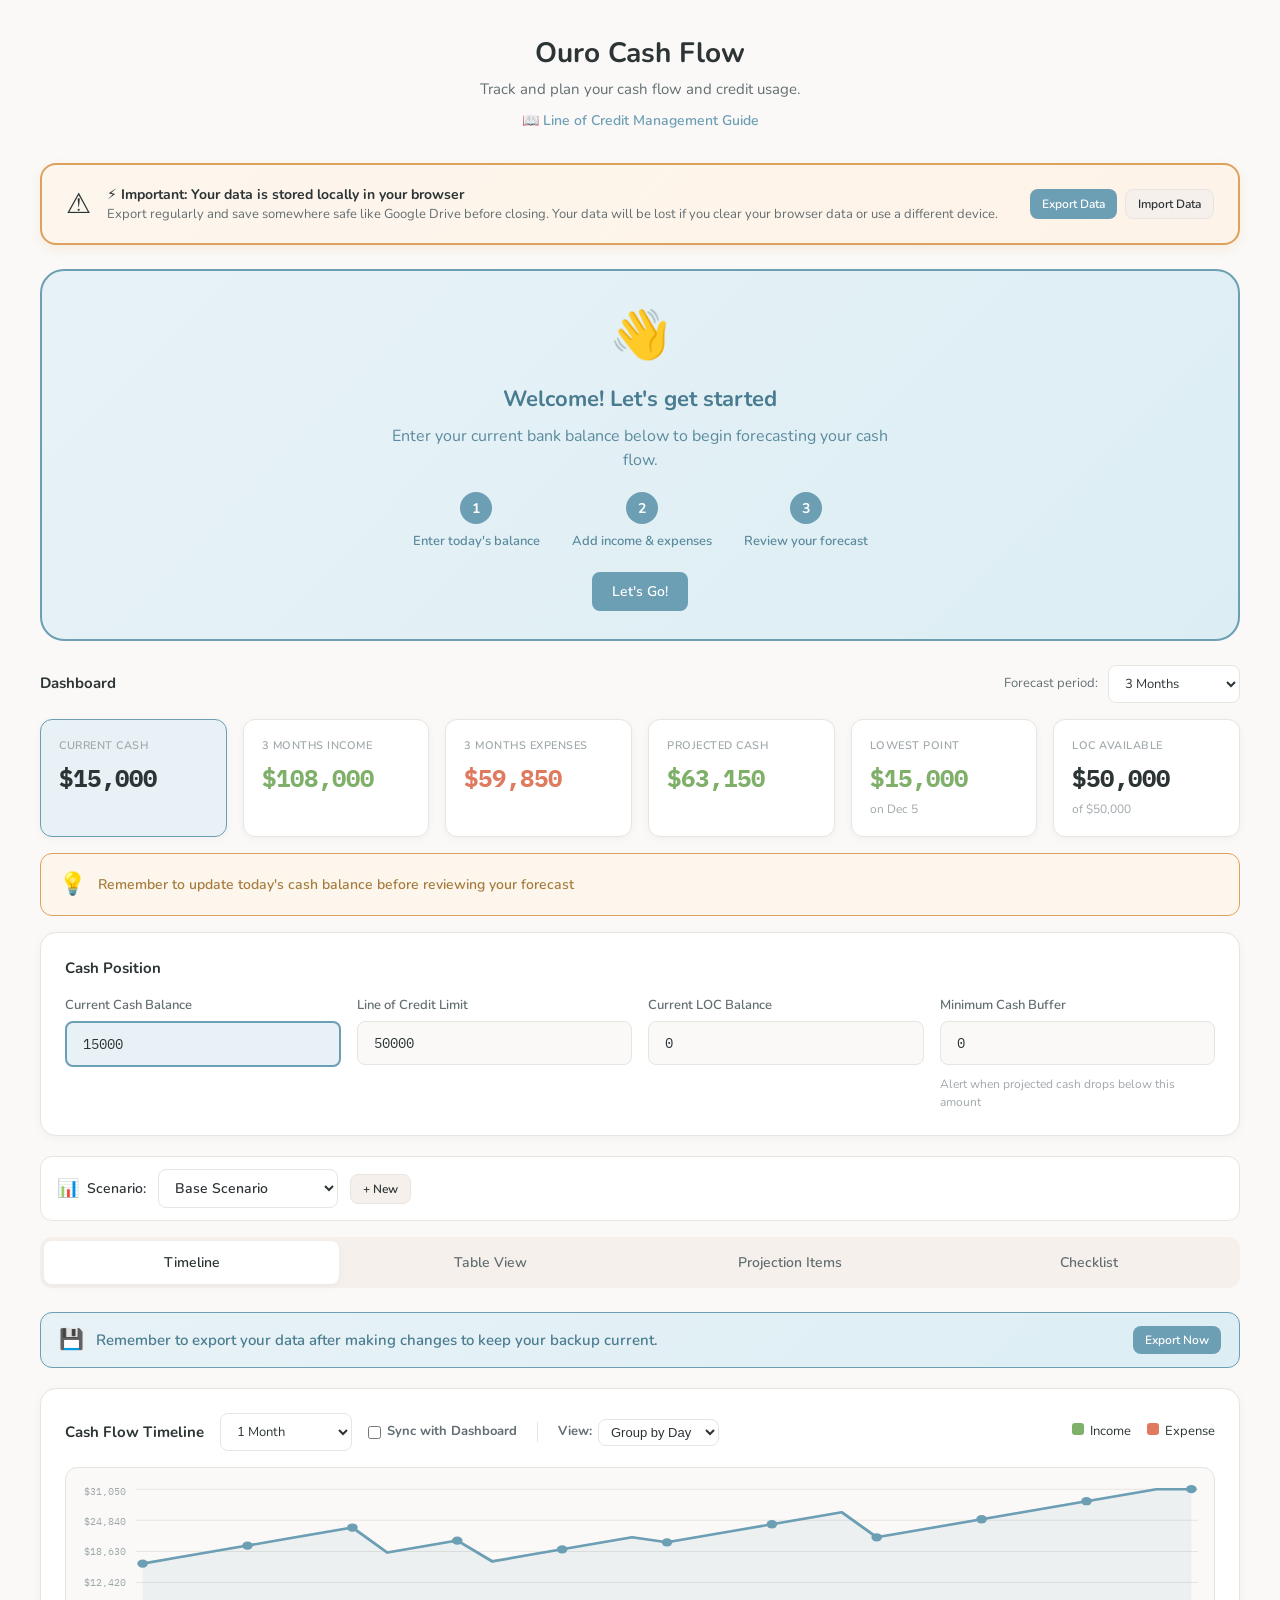
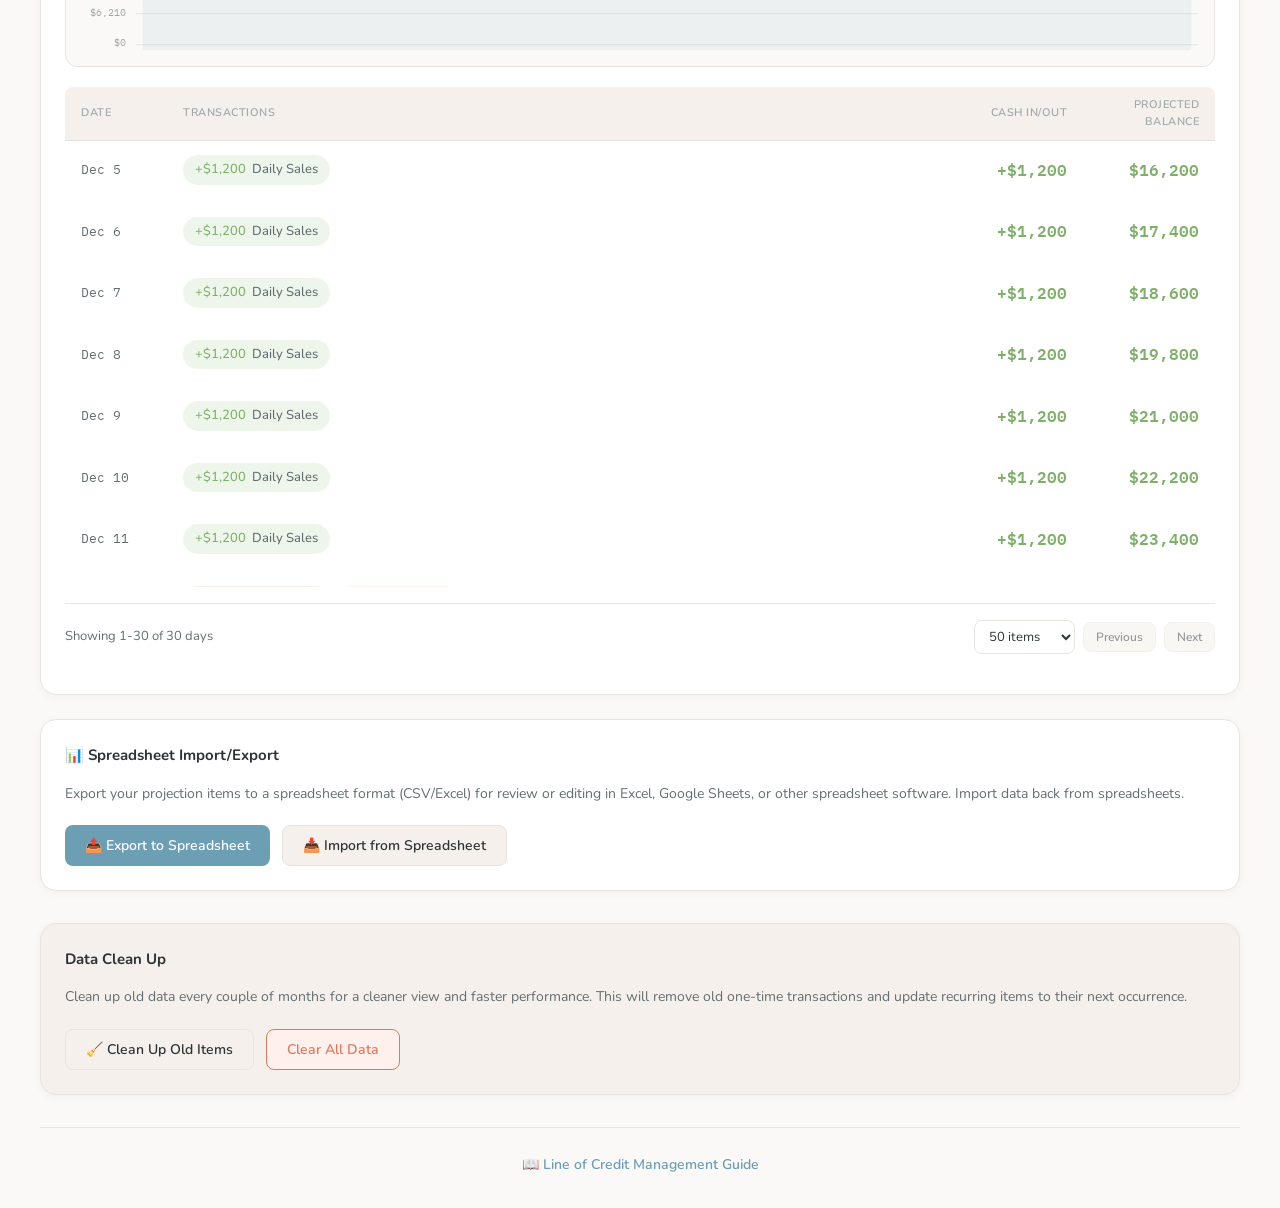
<file: index.html>
<!DOCTYPE html>
<html lang="en">
<head>
  <meta charset="UTF-8">
  <meta name="viewport" content="width=device-width, initial-scale=1.0">
  <title>Ouro Cash Flow</title>
  <link rel="stylesheet" href="css/styles.css">
</head>
<body>
  <div class="container">
    <div class="header">
      <h1>Ouro Cash Flow</h1>
      <p>Track and plan your cash flow and credit usage.</p>
      <p style="margin-top: 8px;"><a href="help.html" target="_blank" style="color: var(--accent-blue); text-decoration: none; font-size: 14px; font-weight: 600;">📖 Line of Credit Management Guide</a></p>
    </div>

    <!-- Data Warning Banner -->
    <div class="data-warning-banner">
      <div class="data-banner-icon">⚠️</div>
      <div class="data-banner-text">
        <div class="data-banner-title">⚡ Important: Your data is stored locally in your browser</div>
        <div class="data-banner-desc">Export regularly and save somewhere safe like Google Drive before closing. Your data will be lost if you clear your browser data or use a different device.</div>
      </div>
      <div class="data-banner-actions">
        <button class="btn btn-primary btn-sm" onclick="exportData()">Export Data</button>
        <button class="btn btn-secondary btn-sm" onclick="document.getElementById('importFile').click()">Import Data</button>
        <input type="file" id="importFile" accept=".json" onchange="importData(event)">
      </div>
    </div>

    <!-- Setup Welcome -->
    <div id="setupPrompt" class="setup-welcome">
      <div class="setup-welcome-icon">👋</div>
      <h2>Welcome! Let's get started</h2>
      <p>Enter your current bank balance below to begin forecasting your cash flow.</p>
      <div class="setup-steps">
        <div class="setup-step">
          <div class="setup-step-num">1</div>
          <div class="setup-step-text">Enter today's balance</div>
        </div>
        <div class="setup-step">
          <div class="setup-step-num">2</div>
          <div class="setup-step-text">Add income & expenses</div>
        </div>
        <div class="setup-step">
          <div class="setup-step-num">3</div>
          <div class="setup-step-text">Review your forecast</div>
        </div>
      </div>
      <button class="btn btn-primary" onclick="dismissSetup()">Let's Go!</button>
    </div>

    <!-- LOC Alert -->
    <div id="locAlert" class="alert alert-danger hidden">
      <div class="alert-icon">⚠️</div>
      <div class="alert-content">
        <div class="alert-title">Heads up! You may need to draw on your line of credit</div>
        <div class="alert-text" id="locAlertText"></div>
      </div>
    </div>

    <!-- Upcoming LOC Transaction Alert -->
    <div id="locUpcomingAlert" class="alert alert-purple hidden">
      <div class="alert-icon">🏦</div>
      <div class="alert-content">
        <div class="alert-title">Planned LOC transaction coming up</div>
        <div class="alert-text" id="locUpcomingText"></div>
      </div>
    </div>

    <!-- Min Cash Threshold Alert -->
    <div id="minCashAlert" class="alert alert-warning hidden">
      <div class="alert-icon">📉</div>
      <div class="alert-content">
        <div class="alert-title">Cash projected to drop below your minimum buffer</div>
        <div class="alert-text" id="minCashAlertText"></div>
      </div>
    </div>

    <!-- Metrics -->
    <div class="metrics-header">
      <div class="metrics-title-row">
        <span class="metrics-title">Dashboard</span>
        <span id="dashboardScenarioIndicator" class="dashboard-scenario-indicator hidden">
          <span class="dashboard-scenario-icon">🔮</span>
          <span class="dashboard-scenario-text">Viewing: <strong id="dashboardScenarioName"></strong></span>
        </span>
      </div>
      <div class="metrics-timeframe">
        <span class="metrics-timeframe-label">Forecast period:</span>
        <select id="metricsTimeframe" onchange="updateMetricsTimeframe()">
          <option value="30">1 Month</option>
          <option value="60">2 Months</option>
          <option value="90" selected>3 Months</option>
          <option value="180">6 Months</option>
          <option value="custom">Custom Range</option>
        </select>
        <div id="customDateRange" class="custom-date-range" style="display: none;">
          <input type="date" id="metricsStartDate" onchange="updateCustomDateRange()">
          <span>to</span>
          <input type="date" id="metricsEndDate" onchange="updateCustomDateRange()">
        </div>
      </div>
    </div>
    <div class="metrics-grid" id="metricsGrid"></div>

    <!-- Cash Reminder -->
    <div class="cash-reminder">
      <div class="cash-reminder-icon">💡</div>
      <div class="cash-reminder-text">Remember to update today's cash balance before reviewing your forecast</div>
    </div>

    <!-- Settings -->
    <div class="card" id="cashSettingsCard">
      <div class="card-title">Cash Position</div>
      <div class="form-grid">
        <div class="input-group" id="currentCashGroup">
          <label>Current Cash Balance</label>
          <input type="number" class="input" id="currentCash" value="15000" onchange="updateSettings()" onfocus="onCashInputFocus()" style="font-family: 'IBM Plex Mono', monospace;">
        </div>
        <div class="input-group">
          <label>Line of Credit Limit</label>
          <input type="number" class="input" id="locLimit" value="50000" onchange="updateSettings()" style="font-family: 'IBM Plex Mono', monospace;">
        </div>
        <div class="input-group">
          <label>Current LOC Balance</label>
          <input type="number" class="input" id="locBalance" value="0" onchange="updateSettings()" style="font-family: 'IBM Plex Mono', monospace;">
        </div>
        <div class="input-group">
          <label>Minimum Cash Buffer</label>
          <input type="number" class="input" id="minCashThreshold" value="0" min="0" onchange="updateSettings()" placeholder="0 = disabled" style="font-family: 'IBM Plex Mono', monospace;">
          <span class="input-hint">Alert when projected cash drops below this amount</span>
        </div>
      </div>
    </div>

    <!-- Scenario Selector -->
    <div id="scenarioSelectorContainer"></div>

    <!-- Scenario Warning Banner -->
    <div id="scenarioWarningBanner" class="scenario-warning-banner hidden">
      <div class="scenario-banner-icon">🔮</div>
      <div class="scenario-banner-content">
        <div class="scenario-banner-title">You're viewing an alternative scenario</div>
        <div class="scenario-banner-desc">Scenario: <strong class="scenario-banner-name"></strong>. Changes here won't affect your Base Scenario.</div>
      </div>
      <button class="btn btn-sm btn-secondary" onclick="switchScenario('base')">Switch to Base</button>
    </div>

    <!-- Tabs -->
    <div class="tabs">
      <button class="tab active" onclick="showTab('forecast')">Timeline</button>
      <button class="tab" onclick="showTab('table')">Table View</button>
      <button class="tab" onclick="showTab('entries')">Projection Items</button>
      <button class="tab" onclick="showTab('checklist')">Checklist</button>
    </div>

    <!-- Export Reminder -->
    <div class="export-reminder">
      <div class="export-reminder-icon">💾</div>
      <div class="export-reminder-text">Remember to export your data after making changes to keep your backup current.</div>
      <div id="unsavedChangesIndicator" class="unsaved-changes-indicator hidden">
        <span class="unsaved-dot"></span>
        <span>Unsaved Changes - Export Now to Backup</span>
      </div>
      <button class="btn btn-primary btn-sm" onclick="exportData()">Export Now</button>
    </div>

    <!-- Forecast Tab -->
    <div id="forecastTab" class="card">
      <div class="card-title">
        <div style="display: flex; align-items: center; gap: 16px; flex-wrap: wrap;">
          <span>Cash Flow Timeline</span>
          <div class="metrics-timeframe">
            <select id="timelineTimeframe" onchange="updateTimelineTimeframe()">
              <option value="30">1 Month</option>
              <option value="60">2 Months</option>
              <option value="90">3 Months</option>
              <option value="180">6 Months</option>
              <option value="custom">Custom Range</option>
            </select>
            <div id="timelineCustomDateRange" class="custom-date-range" style="display: none;">
              <input type="date" id="timelineStartDate" onchange="updateTimelineCustomDateRange()">
              <span>to</span>
              <input type="date" id="timelineEndDate" onchange="updateTimelineCustomDateRange()">
            </div>
          </div>
          <label class="sync-filter-label" style="display: flex; align-items: center; gap: 6px; font-size: 13px; color: var(--text-secondary); cursor: pointer;">
            <input type="checkbox" id="syncFiltersCheckbox" onchange="toggleSyncFilters()" style="cursor: pointer;">
            Sync with Dashboard
          </label>
          <span class="timeline-controls-separator"></span>
          <div class="timeline-view-mode">
            <label style="font-size: 13px; color: var(--text-secondary);">View:</label>
            <select id="timelineViewMode" onchange="updateTimelineViewMode()">
              <option value="grouped">Group by Day</option>
              <option value="expanded">Expanded List</option>
            </select>
          </div>
        </div>
        <div style="display: flex; gap: 16px; font-size: 13px; font-weight: normal; align-items: center;">
          <button id="toggleNotesBtn" class="btn btn-sm btn-secondary hidden" onclick="toggleTimelineNotes()">
            <span id="toggleNotesBtnText">Show Notes</span>
          </button>
          <span><span style="display: inline-block; width: 12px; height: 12px; background: var(--accent-green); border-radius: 3px; margin-right: 6px;"></span>Income</span>
          <span><span style="display: inline-block; width: 12px; height: 12px; background: var(--accent-coral); border-radius: 3px; margin-right: 6px;"></span>Expense</span>
        </div>
      </div>
      <div class="chart-container" id="chartContainer">
        <div class="chart-scale" id="chartScale"></div>
        <div class="chart-svg-container">
          <svg id="chartSvg" width="100%" height="100%" preserveAspectRatio="none"></svg>
        </div>
        <div class="chart-tooltip" id="chartTooltip">
          <div class="chart-tooltip-date" id="tooltipDate"></div>
          <div class="chart-tooltip-balance" id="tooltipBalance"></div>
          <div class="chart-tooltip-threshold" id="tooltipThreshold"></div>
        </div>
      </div>
      <div class="scroll-container" id="forecastList"></div>
      <div class="pagination-controls">
        <div class="pagination-info" id="timelinePaginationInfo"></div>
        <div class="pagination-actions">
          <select class="pagination-select" id="timelineItemsPerPage" onchange="updateTimelineItemsPerPage()">
            <option value="25">25 items</option>
            <option value="50" selected>50 items</option>
            <option value="100">100 items</option>
          </select>
          <button class="btn btn-secondary btn-sm" id="timelinePrevBtn" onclick="changeTimelinePage(-1)">Previous</button>
          <button class="btn btn-secondary btn-sm" id="timelineNextBtn" onclick="changeTimelinePage(1)">Next</button>
        </div>
      </div>
    </div>

    <!-- Table View Tab -->
    <div id="tableTab" class="card hidden">
      <div class="card-title">
        <span>Cash Flow Breakdown</span>
        <div class="view-toggle">
          <button class="view-toggle-btn active" onclick="setTableView('monthly')">Monthly</button>
          <button class="view-toggle-btn" onclick="setTableView('weekly')">Weekly</button>
        </div>
      </div>
      <div class="table-view" id="tableView"></div>
    </div>

    <!-- Entries Tab -->
    <div id="entriesTab" class="card hidden">
      <div class="card-title">
        <span>Projection Items</span>
        <div class="title-actions">
          <div class="entry-display-toggle">
            <label>Calculated Projections:</label>
            <select id="entryDisplayMode" onchange="changeEntryDisplayMode()">
              <option value="grouped">Grouped with source</option>
              <option value="date_sorted">Sort by date</option>
            </select>
          </div>
          <button class="btn btn-primary" onclick="toggleAddForm()">+ Add New</button>
        </div>
      </div>

      <div class="entries-search-bar">
        <input type="text" class="input entries-search-input" id="entriesSearchInput" placeholder="Search projection items..." oninput="filterEntries()">
      </div>

      <div id="addForm" class="add-form hidden">
        <div class="add-form-header">
          <div class="add-form-title" id="formTitle">Add New Entry</div>
          <button class="btn btn-secondary btn-sm hidden" id="cancelEditBtn" onclick="cancelEdit()">Cancel</button>
        </div>
        <div class="form-grid">
          <div class="input-group">
            <label>Start Date</label>
            <input type="date" class="input" id="newDate">
          </div>
          <div class="input-group">
            <label>Description</label>
            <input type="text" class="input" id="newDesc" placeholder="e.g., Monthly rent">
          </div>
          <div class="input-group">
            <label>Type</label>
            <select class="input" id="newType">
              <option value="expense">Expense</option>
              <option value="revenue">Income</option>
              <option value="loc_draw">LOC Draw (borrow)</option>
              <option value="loc_paydown">LOC Paydown (repay)</option>
            </select>
          </div>
          <div class="input-group">
            <label>Amount</label>
            <div class="amount-type-toggle">
              <label class="radio-label">
                <input type="radio" name="amountType" value="manual" checked onchange="toggleAmountType()">
                <span>Manual</span>
              </label>
              <label class="radio-label">
                <input type="radio" name="amountType" value="calculated" onchange="toggleAmountType()">
                <span>Calculated</span>
              </label>
            </div>
          </div>
          <div class="input-group" id="manualAmountGroup">
            <label>Amount</label>
            <input type="number" class="input" id="newAmount" placeholder="0" style="font-family: 'IBM Plex Mono', monospace;">
          </div>
          <div class="input-group">
            <label>Frequency</label>
            <select class="input" id="newRecurring" onchange="toggleEndCondition()">
              <option value="once">One-time</option>
              <option value="daily">Daily</option>
              <option value="weekly">Weekly</option>
              <option value="every2weeks">Every 2 weeks</option>
              <option value="every4weeks">Every 4 weeks</option>
              <option value="semimonthly">Semimonthly</option>
              <option value="monthly">Monthly</option>
              <option value="every2months">Every 2 months</option>
              <option value="quarterly">Quarterly</option>
              <option value="every4months">Every 4 months</option>
              <option value="semiannual">Semiannual</option>
              <option value="annual">Annual</option>
            </select>
          </div>
        </div>

        <div id="endConditionRow" class="end-condition-row hidden">
          <div class="input-group" style="min-width: 140px;">
            <label>End Condition</label>
            <select class="input" id="endConditionType" onchange="toggleEndConditionInputs()">
              <option value="never">Ongoing</option>
              <option value="date">On specific date</option>
              <option value="occurrences">After # times</option>
            </select>
          </div>
          <div class="input-group hidden" id="endDateGroup" style="min-width: 140px;">
            <label>End Date</label>
            <input type="date" class="input" id="endDate">
          </div>
          <div class="input-group hidden" id="endOccurrencesGroup" style="min-width: 120px;">
            <label># of Times</label>
            <input type="number" class="input" id="endOccurrences" placeholder="e.g., 12" min="1">
          </div>
        </div>

        <!-- Notes field -->
        <div class="input-group" style="margin-top: 16px;">
          <label>Notes (optional)</label>
          <textarea class="input" id="newNotes" placeholder="Add any additional notes or details..." rows="2" style="resize: vertical;"></textarea>
        </div>

        <!-- Calculation Settings (shown when "Calculated" is selected) -->
        <div id="calculationSettings" class="calculation-settings hidden">
          <div class="calculation-settings-title">
            Calculation Settings
            <a href="#" class="calc-help-link" onclick="showCalcHelpModal(); return false;">How to set up monthly calculated expenses</a>
          </div>
          <div class="form-grid">
            <div class="input-group">
              <label>Calculate</label>
              <div class="calc-input-row">
                <input type="number" class="input calc-value-input" id="calcValue" step="0.01" placeholder="2.9">
                <select class="input" id="calcType" onchange="toggleCalcType()">
                  <option value="percentage">% of amount</option>
                  <option value="fixed">Fixed per occurrence</option>
                  <option value="balance_percentage">% APR on LOC balance</option>
                </select>
              </div>
              <div class="input-help" id="calcTypeHelp"></div>
            </div>
            <div class="input-group" id="sourceModeGroup">
              <label>Based on</label>
              <select class="input" id="sourceMode" onchange="toggleSourceMode()">
                <option value="selected">Specific items</option>
                <option value="all_of_type">All items of type</option>
              </select>
            </div>
          </div>

          <!-- LOC Interest Settings (shown when balance_percentage is selected) -->
          <div id="locInterestSettings" class="loc-interest-settings hidden">
            <div class="input-group">
              <label>Calculate interest on</label>
              <select class="input" id="locBalanceType">
                <option value="average">Average balance for period</option>
                <option value="end">Balance at end of period</option>
              </select>
            </div>
            <div class="input-group">
              <label>Charge interest</label>
              <select class="input" id="periodTiming">
                <option value="end">At end of period (default)</option>
                <option value="start">At start of period</option>
              </select>
            </div>
          </div>

          <!-- Manual Override Section (shown when editing a calculated entry) -->
          <div id="manualOverrideSection" class="manual-override-section hidden">
            <div class="override-divider"></div>
            <div class="override-header">
              <label class="override-checkbox-label">
                <input type="checkbox" id="useManualOverride" onchange="toggleManualOverride()">
                <span>Override with manual amount</span>
              </label>
              <span id="calculatedPreview" class="calculated-preview"></span>
            </div>
            <div id="overrideAmountGroup" class="input-group hidden">
              <label>Override Amount</label>
              <input type="number" class="input" id="overrideAmount" placeholder="0" style="font-family: 'IBM Plex Mono', monospace;">
            </div>
          </div>

          <div id="sourceSelectionGroup" class="source-selection-group">
            <label>Select source items</label>
            <input type="text" class="input source-search-input" id="sourceSearchInput" placeholder="Search items..." oninput="filterSourceItems()">
            <div class="source-items-list" id="sourceItemsList">
              <!-- Populated dynamically -->
            </div>
          </div>

          <div id="sourceTypeGroup" class="input-group hidden">
            <label>Item type</label>
            <select class="input" id="sourceType">
              <option value="revenue">All Income</option>
              <option value="expense">All Expenses</option>
              <option value="loc_draw">All LOC Draws</option>
              <option value="loc_paydown">All LOC Paydowns</option>
            </select>
          </div>

          <div class="input-group" id="timingModeGroup">
            <label>When to calculate</label>
            <select class="input" id="timingMode" onchange="toggleTimingMode()">
              <option value="source_driven">When source items occur</option>
              <option value="schedule_driven">On my own schedule (use frequency above)</option>
            </select>
            <div class="input-help" id="timingModeHelp">Source-driven: calculates each time source items occur. Schedule-driven: calculates on your chosen frequency, aggregating from previous period.</div>
          </div>

          <div class="form-grid">
            <div class="input-group">
              <label id="sourcePeriodLabel">Time period</label>
              <select class="input" id="sourcePeriod" onchange="toggleSourcePeriod()">
                <option value="same_day">Same day</option>
                <option value="same_week">Same week</option>
                <option value="same_month">Same month</option>
                <option value="rolling_days">Rolling days</option>
              </select>
              <div class="input-help" id="sourcePeriodHelp">Calculates when source item(s) occur on that day</div>
            </div>
            <div class="input-group hidden" id="rollingDaysGroup">
              <label>Look back days</label>
              <input type="number" class="input" id="sourcePeriodDays" value="30" min="1">
            </div>
            <div class="input-group" id="dateOffsetGroup">
              <label>Date offset</label>
              <div class="calc-input-row">
                <input type="number" class="input" id="dateOffset" value="0" min="0" style="width: 80px;">
                <span class="offset-label">days after source</span>
              </div>
            </div>
          </div>
        </div>

        <div style="margin-top: 20px;">
          <button class="btn btn-primary" id="formSubmitBtn" onclick="submitEntry()">Add to Forecast</button>
        </div>
      </div>

      <div id="entriesList"></div>
      <div class="pagination-controls">
        <div class="pagination-info" id="entriesPaginationInfo"></div>
        <div class="pagination-actions">
          <select class="pagination-select" id="entriesItemsPerPage" onchange="updateEntriesItemsPerPage()">
            <option value="25">25 items</option>
            <option value="50" selected>50 items</option>
            <option value="100">100 items</option>
          </select>
          <button class="btn btn-secondary btn-sm" id="entriesPrevBtn" onclick="changeEntriesPage(-1)">Previous</button>
          <button class="btn btn-secondary btn-sm" id="entriesNextBtn" onclick="changeEntriesPage(1)">Next</button>
        </div>
      </div>
    </div>

    <!-- Checklist Tab -->
    <div id="checklistTab" class="card hidden">
      <div class="card-title">Things to Keep in Mind</div>
      <div id="checklistContent"></div>
      <div class="info-box">
        <div class="info-box-title">The key to good forecasting</div>
        <div class="info-box-text">
          Keep your data current and this tool will help you see problems before they happen. You know your committed expenses better than any accounting system—use that knowledge here.
        </div>
      </div>
    </div>

    <!-- Spreadsheet Import/Export Section -->
    <div class="card spreadsheet-section">
      <div class="card-title">
        <span>📊 Spreadsheet Import/Export</span>
      </div>
      <div class="spreadsheet-info">
        <p>Export your projection items to a spreadsheet format (CSV/Excel) for review or editing in Excel, Google Sheets, or other spreadsheet software. Import data back from spreadsheets.</p>
      </div>
      <div class="spreadsheet-actions">
        <button class="btn btn-primary" onclick="showSpreadsheetExportModal()">📤 Export to Spreadsheet</button>
        <button class="btn btn-secondary" onclick="showSpreadsheetImportModal()">📥 Import from Spreadsheet</button>
      </div>
    </div>

    <!-- Spreadsheet Export Modal -->
    <div id="spreadsheetExportModal" class="modal hidden">
      <div class="modal-overlay" onclick="hideSpreadsheetExportModal()"></div>
      <div class="modal-content modal-large">
        <div class="modal-header">
          <h3>Export to Spreadsheet</h3>
          <button class="modal-close" onclick="hideSpreadsheetExportModal()">&times;</button>
        </div>
        <div class="modal-body">
          <div class="export-warning">
            <div class="warning-icon">⚠️</div>
            <div class="warning-text">
              <strong>Important:</strong> Recurring items without an end date will be automatically ended after 2 years of occurrences in the export. Each recurring item will be expanded into individual one-time entries.
            </div>
          </div>

          <div class="form-grid">
            <div class="input-group">
              <label>Scenario to Export</label>
              <select class="input" id="exportScenario"></select>
            </div>
            <div class="input-group">
              <label>File Format</label>
              <select class="input" id="exportFormat">
                <option value="csv">CSV (Universal)</option>
                <option value="xlsx">Excel (XLSX)</option>
              </select>
            </div>
          </div>

          <div class="form-grid">
            <div class="input-group">
              <label>Start Date</label>
              <input type="date" class="input" id="exportStartDate">
            </div>
            <div class="input-group">
              <label>End Date</label>
              <input type="date" class="input" id="exportEndDate">
            </div>
          </div>

          <div class="export-preview">
            <div class="preview-header">Export Preview</div>
            <div class="preview-stats" id="exportPreviewStats">
              Select options above to see export preview
            </div>
          </div>
        </div>
        <div class="modal-footer">
          <button class="btn btn-secondary" onclick="hideSpreadsheetExportModal()">Cancel</button>
          <button class="btn btn-primary" onclick="executeSpreadsheetExport()">Export</button>
        </div>
      </div>
    </div>

    <!-- Spreadsheet Import Modal -->
    <div id="spreadsheetImportModal" class="modal hidden">
      <div class="modal-overlay" onclick="hideSpreadsheetImportModal()"></div>
      <div class="modal-content modal-large">
        <div class="modal-header">
          <h3>Import from Spreadsheet</h3>
          <button class="modal-close" onclick="hideSpreadsheetImportModal()">&times;</button>
        </div>
        <div class="modal-body">
          <!-- Step 1: File Selection -->
          <div id="importStep1" class="import-step">
            <div class="step-header">
              <span class="step-number">1</span>
              <span class="step-title">Select File</span>
            </div>
            <div class="file-drop-zone" id="fileDropZone" onclick="document.getElementById('spreadsheetFile').click()">
              <div class="drop-zone-icon">📁</div>
              <div class="drop-zone-text">Click to select or drag & drop a CSV or Excel file</div>
              <div class="drop-zone-hint">Supported formats: .csv, .xlsx</div>
              <input type="file" id="spreadsheetFile" accept=".csv,.xlsx" onchange="handleSpreadsheetFile(event)" style="display: none;">
            </div>
            <div id="selectedFileName" class="selected-file hidden"></div>
          </div>

          <!-- Step 2: Column Mapping -->
          <div id="importStep2" class="import-step hidden">
            <div class="step-header">
              <span class="step-number">2</span>
              <span class="step-title">Map Columns</span>
            </div>
            <div class="mapping-info">
              <p>Match your spreadsheet columns to the required fields. Date and Description are required.</p>
            </div>
            <div class="column-mapping" id="columnMappingArea">
              <!-- Populated dynamically -->
            </div>
            <div class="data-preview">
              <div class="preview-header">Data Preview (first 5 rows)</div>
              <div class="preview-table-container" id="importPreviewTable">
                <!-- Populated dynamically -->
              </div>
            </div>
          </div>

          <!-- Step 3: Import Options -->
          <div id="importStep3" class="import-step hidden">
            <div class="step-header">
              <span class="step-number">3</span>
              <span class="step-title">Import Options</span>
            </div>
            <div class="form-grid">
              <div class="input-group">
                <label>Target Scenario</label>
                <select class="input" id="importTargetScenario"></select>
              </div>
              <div class="input-group">
                <label>Import Mode</label>
                <select class="input" id="importMode" onchange="updateImportPreview()">
                  <option value="append">Append to existing data</option>
                  <option value="replace">Replace all existing data</option>
                </select>
              </div>
            </div>
            <div class="import-summary" id="importSummary">
              <!-- Populated dynamically -->
            </div>
          </div>
        </div>
        <div class="modal-footer">
          <button class="btn btn-secondary" onclick="hideSpreadsheetImportModal()">Cancel</button>
          <button class="btn btn-secondary hidden" id="importBackBtn" onclick="importStepBack()">Back</button>
          <button class="btn btn-primary" id="importNextBtn" onclick="importStepNext()">Next</button>
        </div>
      </div>
    </div>

    <!-- Duplicate Handling Modal -->
    <div id="duplicateHandlingModal" class="modal hidden">
      <div class="modal-overlay"></div>
      <div class="modal-content">
        <div class="modal-header">
          <h3>Duplicates Found</h3>
        </div>
        <div class="modal-body">
          <div class="duplicate-warning">
            <div class="warning-icon">⚠️</div>
            <div class="warning-text" id="duplicateWarningText">
              <!-- Populated dynamically -->
            </div>
          </div>
          <div class="duplicate-list" id="duplicateList">
            <!-- Populated dynamically -->
          </div>
        </div>
        <div class="modal-footer">
          <button class="btn btn-secondary" onclick="handleDuplicates('keep')">Keep Both</button>
          <button class="btn btn-primary" onclick="handleDuplicates('replace')">Replace Existing</button>
          <button class="btn btn-danger" onclick="handleDuplicates('skip')">Skip Duplicates</button>
        </div>
      </div>
    </div>

    <!-- Calculated Expense Help Modal -->
    <div id="calcHelpModal" class="modal hidden">
      <div class="modal-overlay" onclick="hideCalcHelpModal()"></div>
      <div class="modal-content modal-large">
        <div class="modal-header">
          <h3>How to Set Up Monthly Calculated Expenses</h3>
          <button class="modal-close" onclick="hideCalcHelpModal()">&times;</button>
        </div>
        <div class="modal-body">
          <p style="margin-bottom: 16px; color: var(--text-secondary);">
            Use this guide to set up expenses that are calculated based on other items, like sales tax based on income.
          </p>

          <h4 style="margin: 16px 0 8px; color: var(--text-primary);">Example: Monthly Sales Tax on Income</h4>
          <ol style="margin: 0; padding-left: 20px; line-height: 1.8;">
            <li>Set <strong>Type</strong> to <strong>Expense</strong></li>
            <li>Set <strong>Frequency</strong> to <strong>Monthly</strong></li>
            <li>Set <strong>Date</strong> to when you want the tax to appear each month (e.g., the 15th)</li>
            <li>Select <strong>Calculated</strong> for the amount type</li>
            <li>Enter your tax rate in <strong>Calculate</strong> (e.g., <code>6.25</code> for 6.25%)</li>
            <li>Set <strong>Based on</strong> to <strong>All items of type</strong> → <strong>All Income</strong></li>
            <li>Set <strong>When to calculate</strong> to <strong>On my own schedule</strong></li>
            <li>Set <strong>Aggregate from</strong> to <strong>Previous month</strong></li>
          </ol>

          <div style="margin-top: 20px; padding: 12px; background: var(--bg-card); border-radius: 8px; border-left: 3px solid var(--accent-blue);">
            <strong style="color: var(--text-primary);">Result:</strong>
            <span style="color: var(--text-secondary);">A monthly sales tax expense will appear on your chosen day, calculated as the percentage of the previous month's total income.</span>
          </div>

          <h4 style="margin: 24px 0 8px; color: var(--text-primary);">Timing Mode Options</h4>
          <ul style="margin: 0; padding-left: 20px; line-height: 1.8; color: var(--text-secondary);">
            <li><strong>When source items occur</strong> – The calculated entry appears each time source items occur (e.g., daily processing fees on daily sales)</li>
            <li><strong>On my own schedule</strong> – The calculated entry follows your frequency setting and aggregates from a lookback period (e.g., monthly tax on previous month's income)</li>
          </ul>

          <h4 style="margin: 24px 0 8px; color: var(--text-primary);">Aggregate Period Options (Schedule Mode)</h4>
          <ul style="margin: 0; padding-left: 20px; line-height: 1.8; color: var(--text-secondary);">
            <li><strong>Previous month</strong> – Sums all source items from the previous calendar month</li>
            <li><strong>Previous week</strong> – Sums all source items from the previous calendar week</li>
            <li><strong>Current month (to date)</strong> – Sums source items from the current month up to this date</li>
            <li><strong>Rolling days</strong> – Sums source items from the past N days</li>
          </ul>
        </div>
        <div class="modal-footer">
          <button class="btn btn-primary" onclick="hideCalcHelpModal()">Got it</button>
        </div>
      </div>
    </div>

    <!-- Data Clean Up Section -->
    <div class="card data-cleanup-section">
      <div class="card-title">Data Clean Up</div>
      <div class="cleanup-info">
        <p>Clean up old data every couple of months for a cleaner view and faster performance. This will remove old one-time transactions and update recurring items to their next occurrence.</p>
      </div>
      <div class="cleanup-actions">
        <button class="btn btn-secondary" onclick="previewCleanup()">🧹 Clean Up Old Items</button>
        <button class="btn btn-danger" onclick="confirmClearAll()">Clear All Data</button>
      </div>
    </div>

    <!-- Help Link Footer -->
    <div style="text-align: center; margin-top: 32px; padding-top: 24px; border-top: 1px solid var(--border-light);">
      <a href="help.html" target="_blank" style="color: var(--accent-blue); text-decoration: none; font-size: 14px; font-weight: 600;">📖 Line of Credit Management Guide</a>
    </div>
  </div>

  <script src="js/app.js"></script>
</body>
</html>
</file>
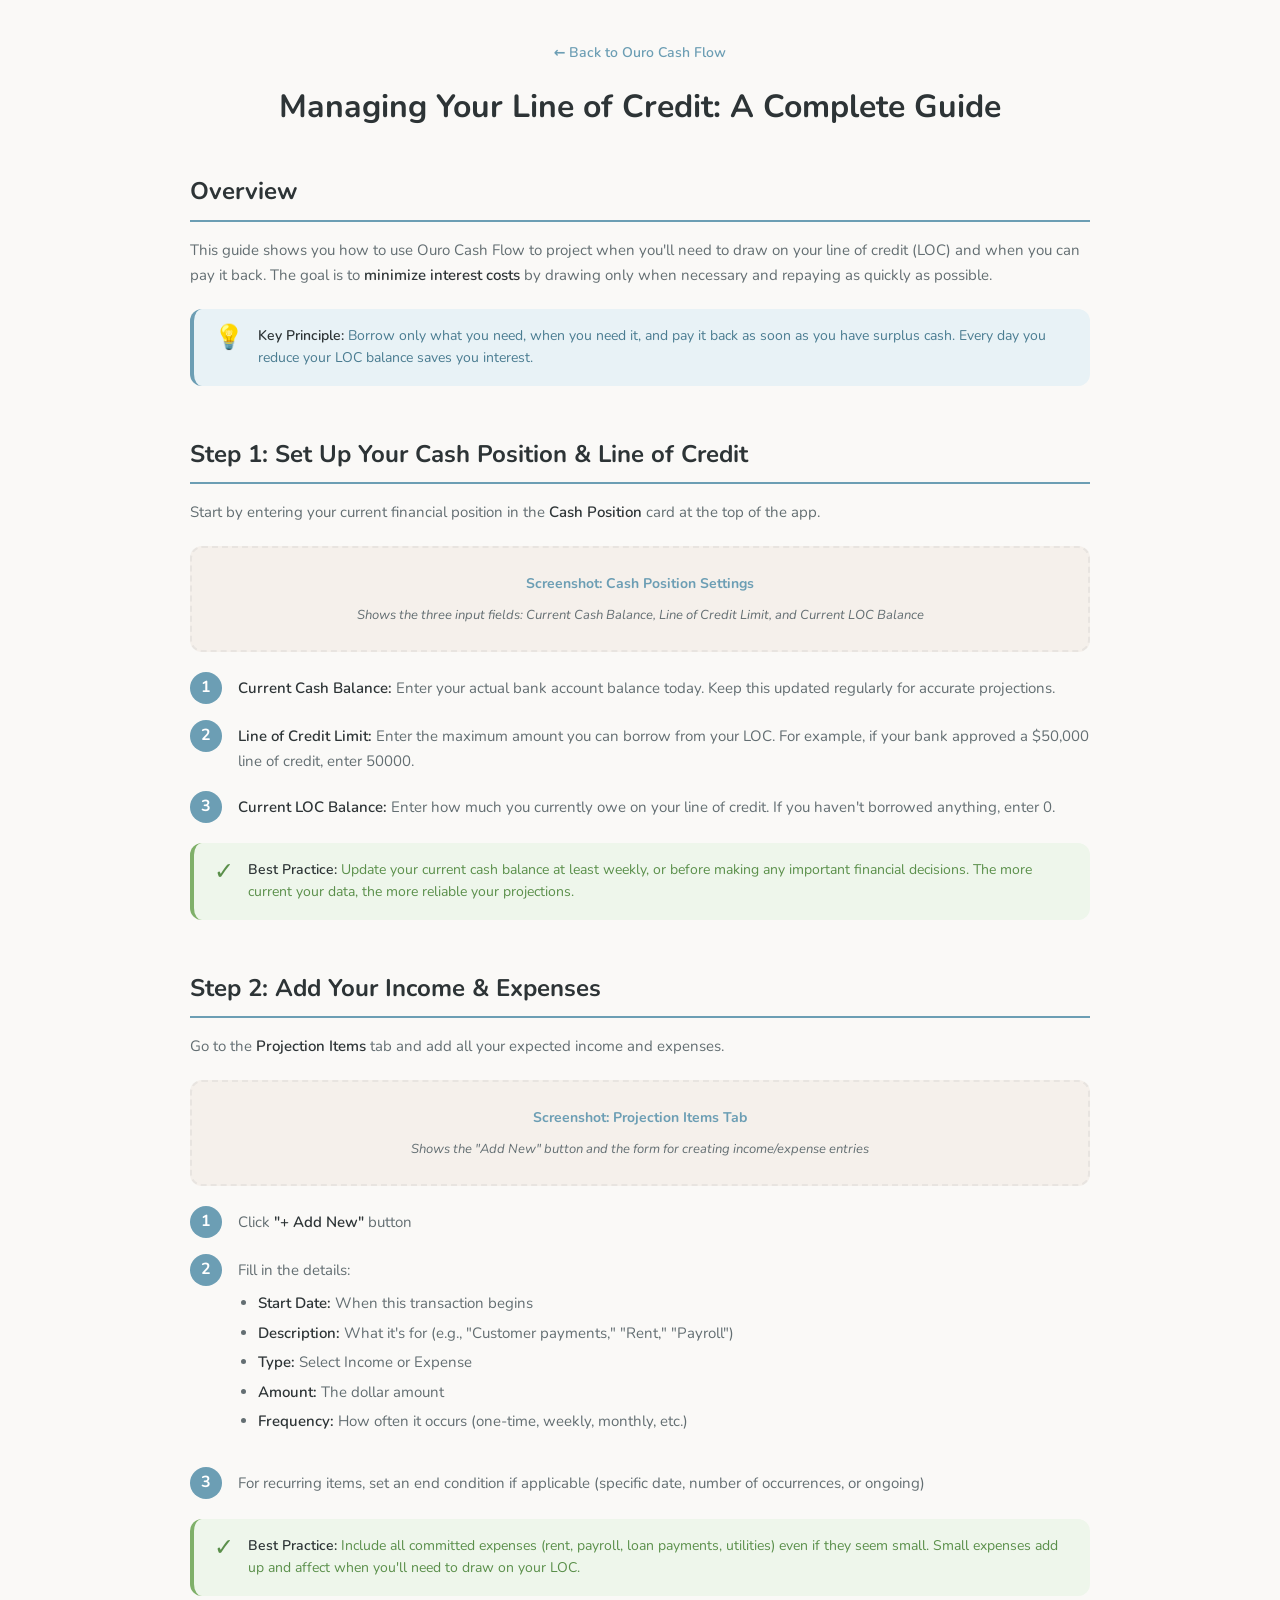
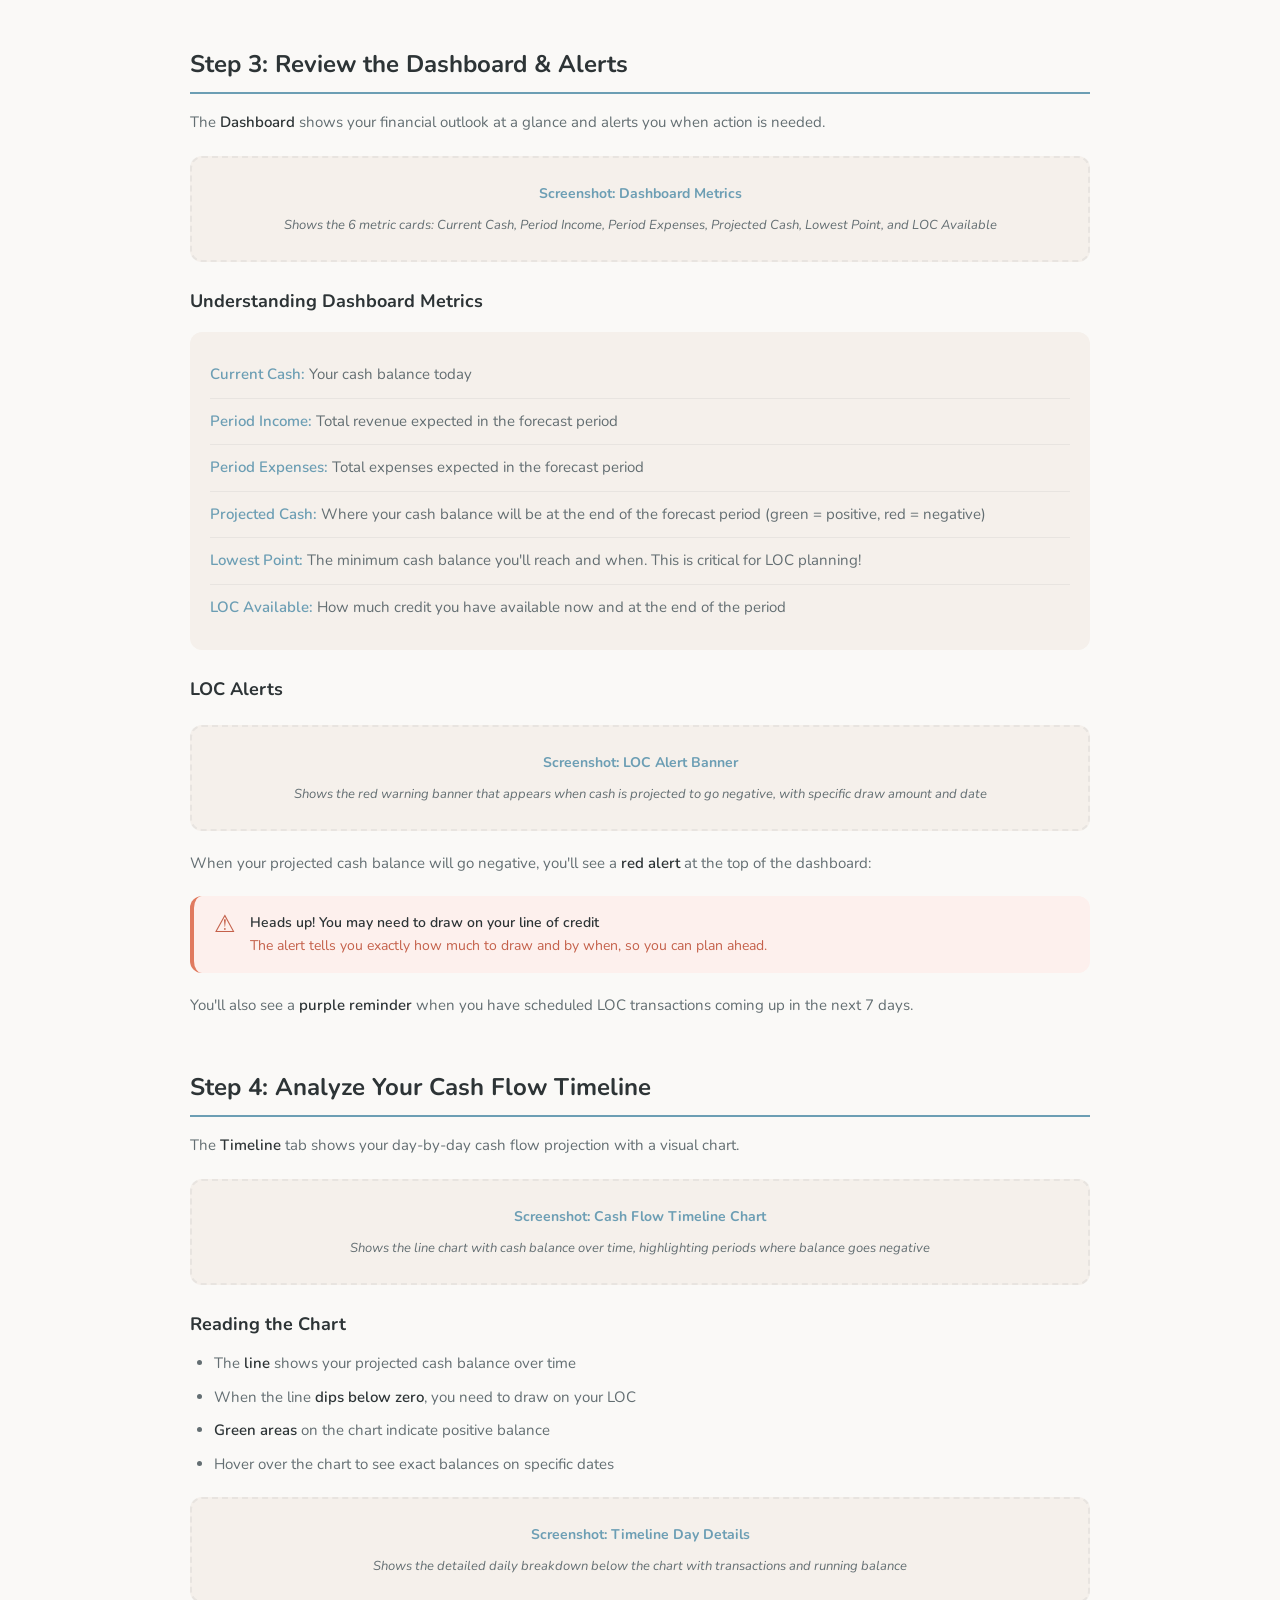
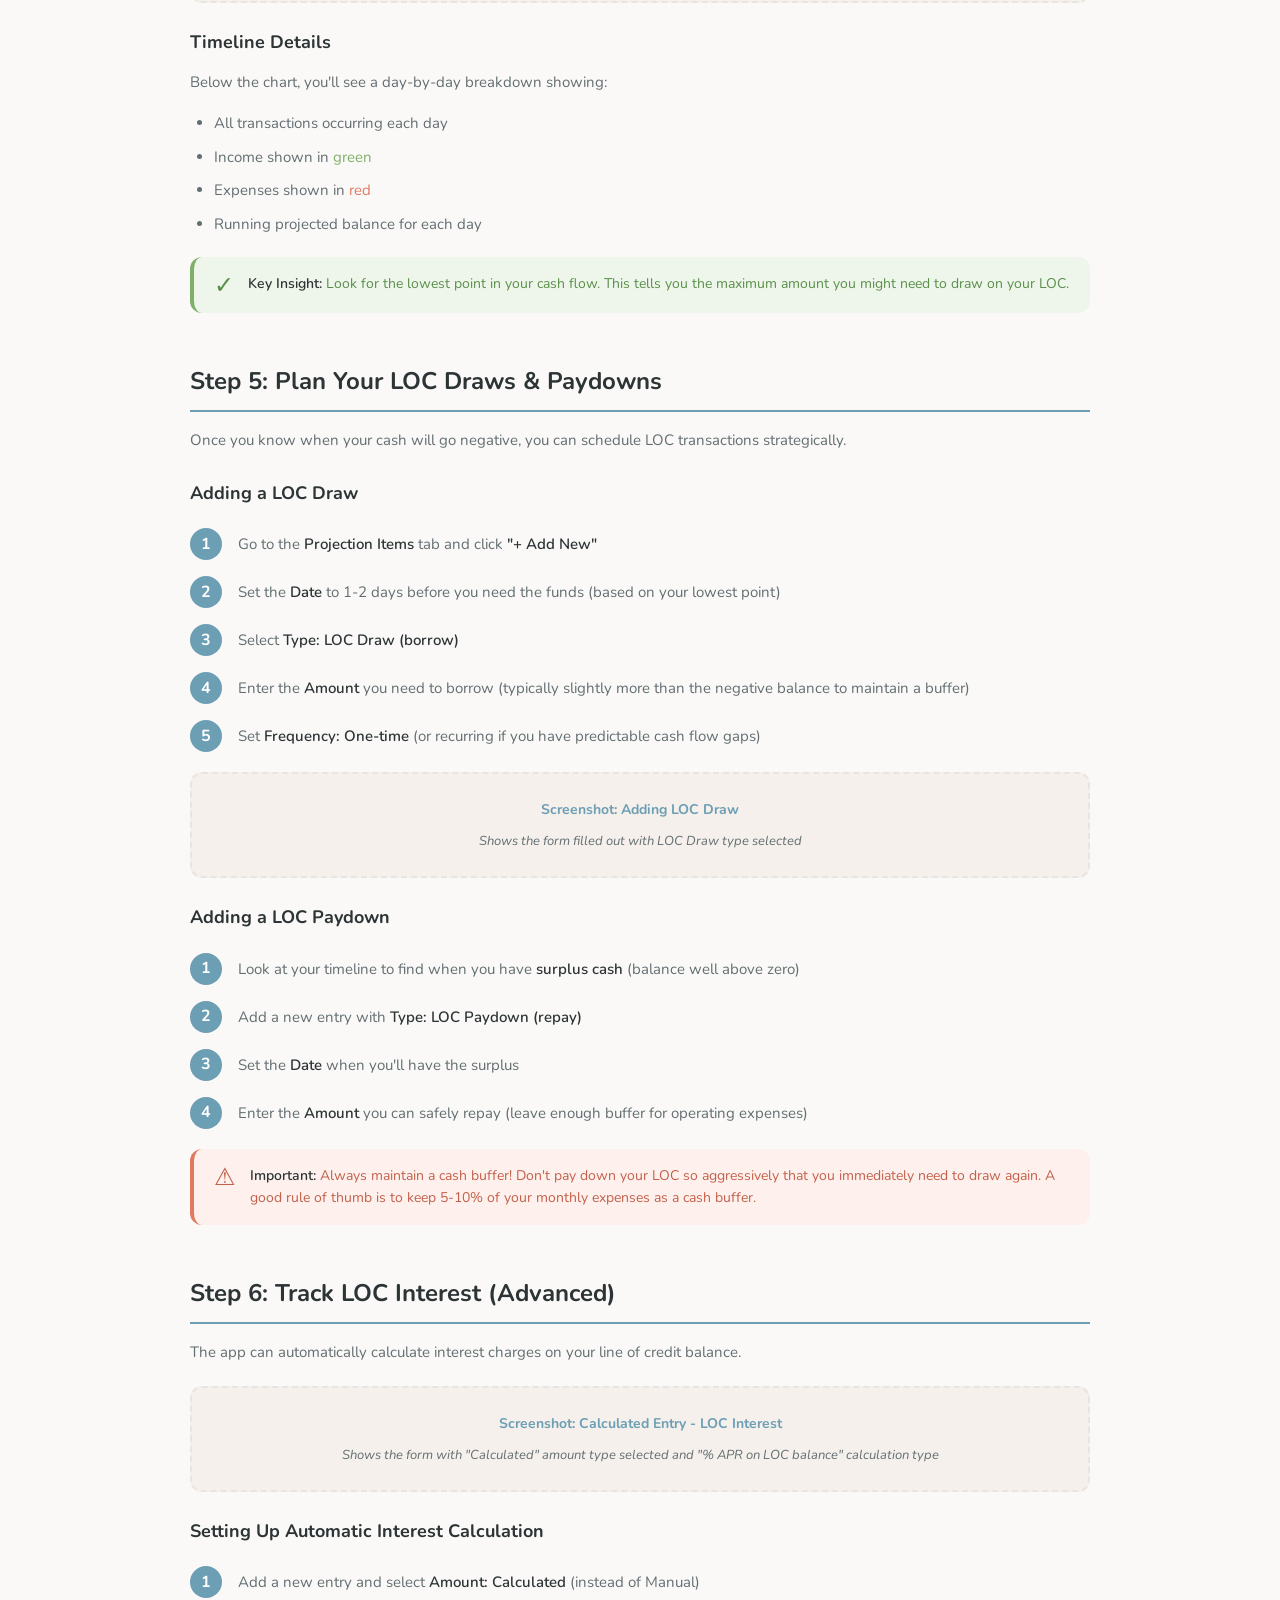
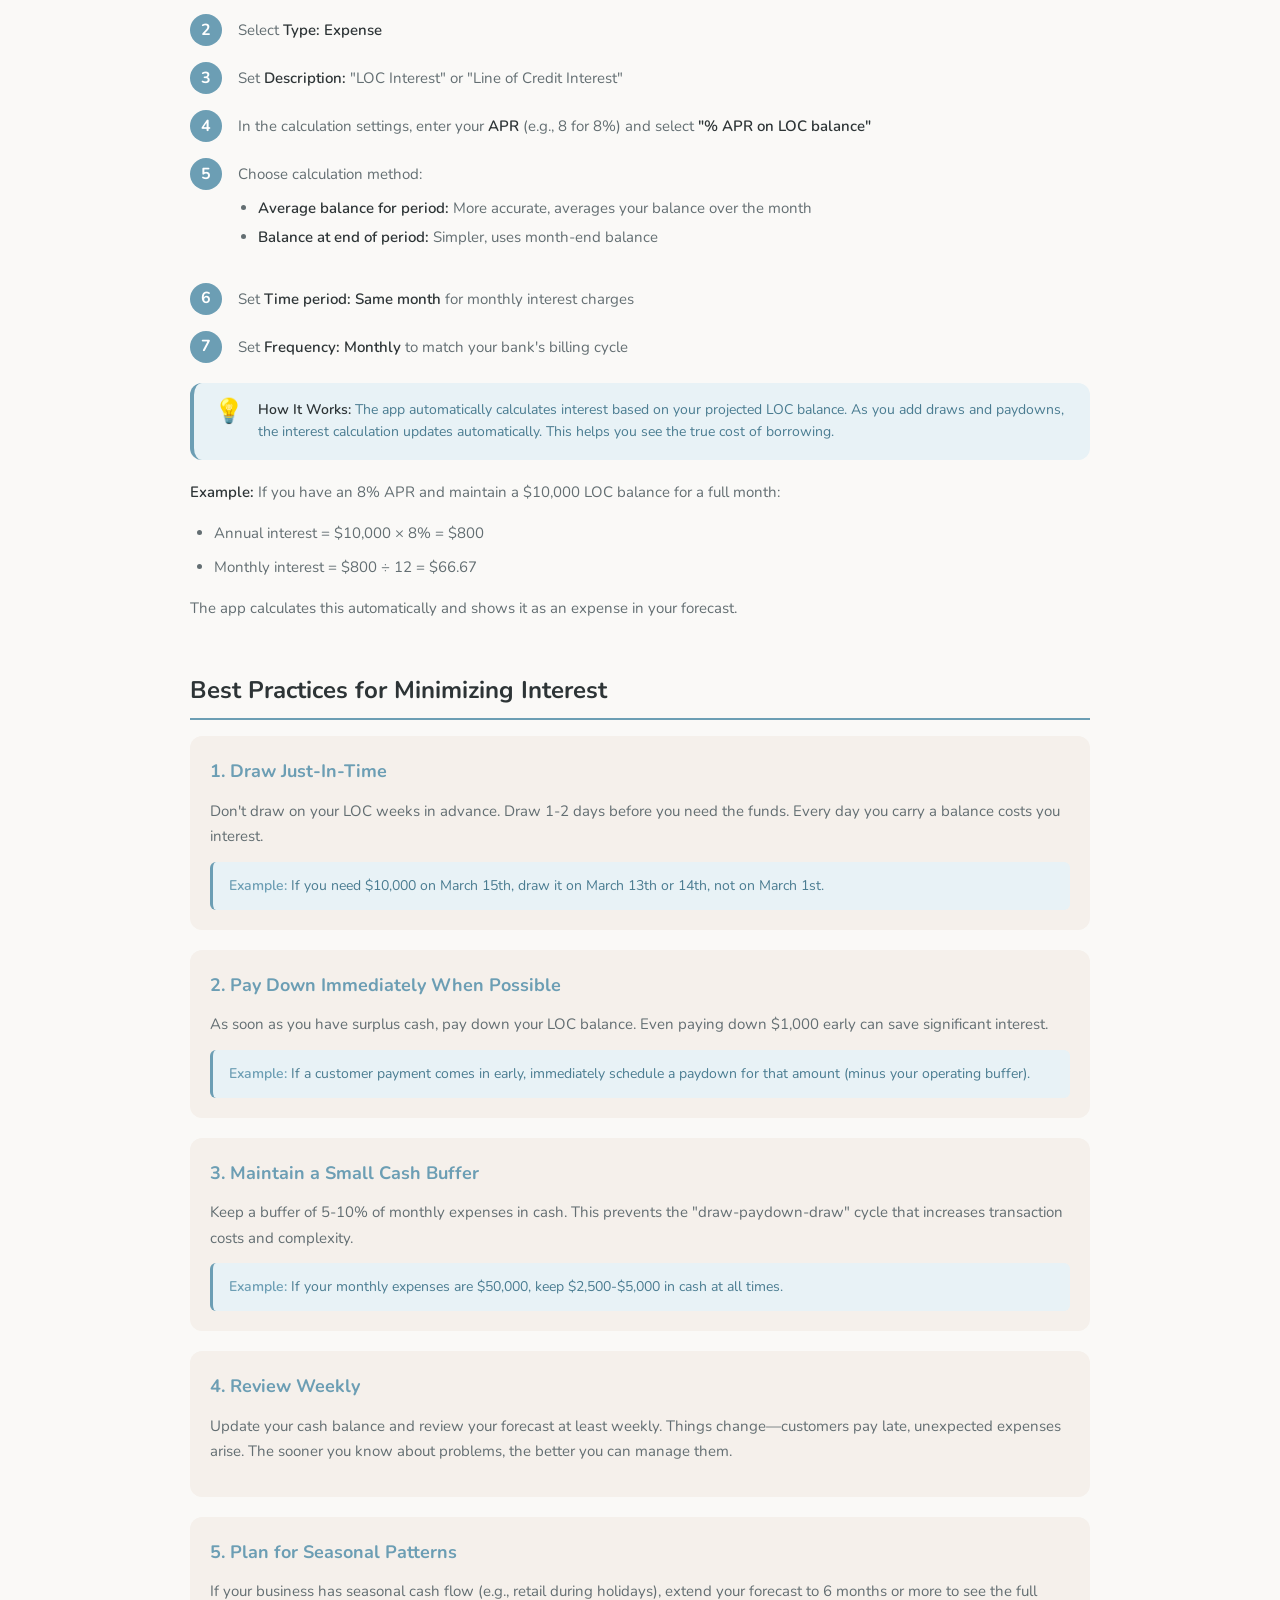
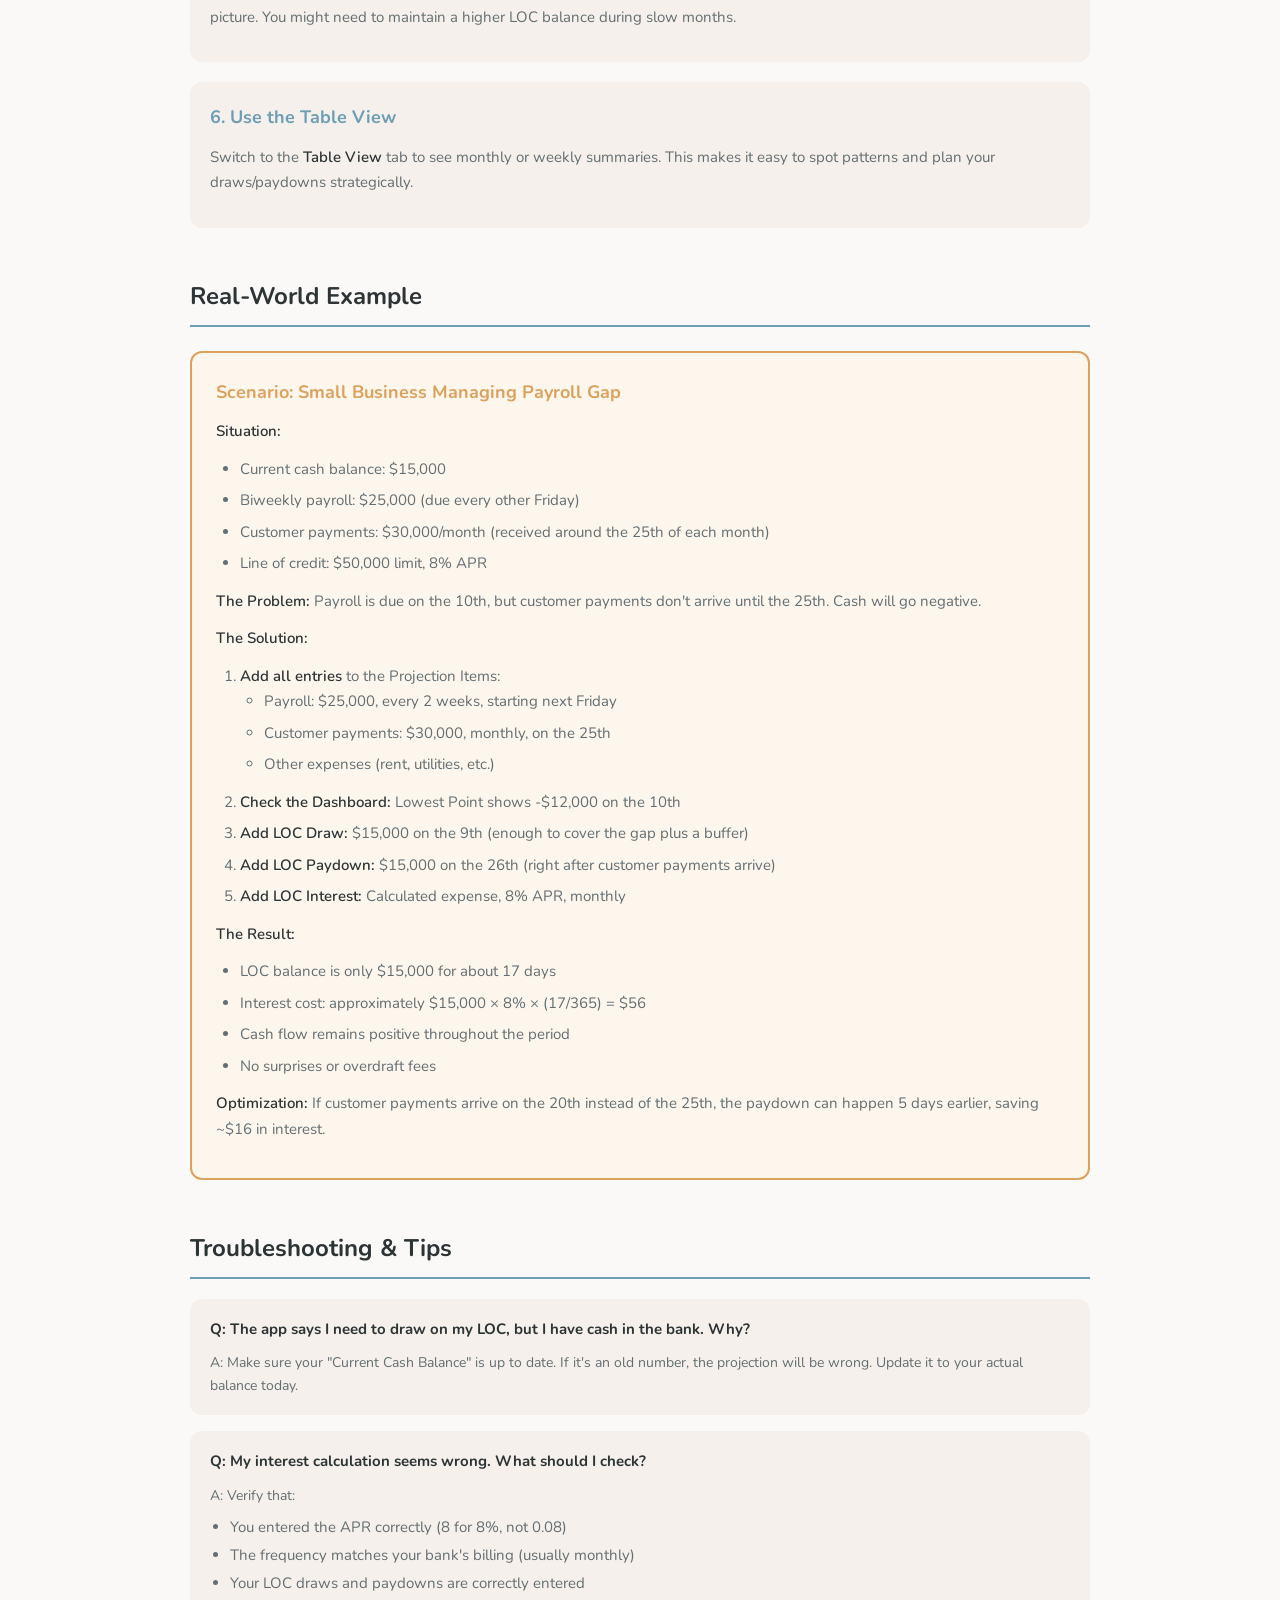
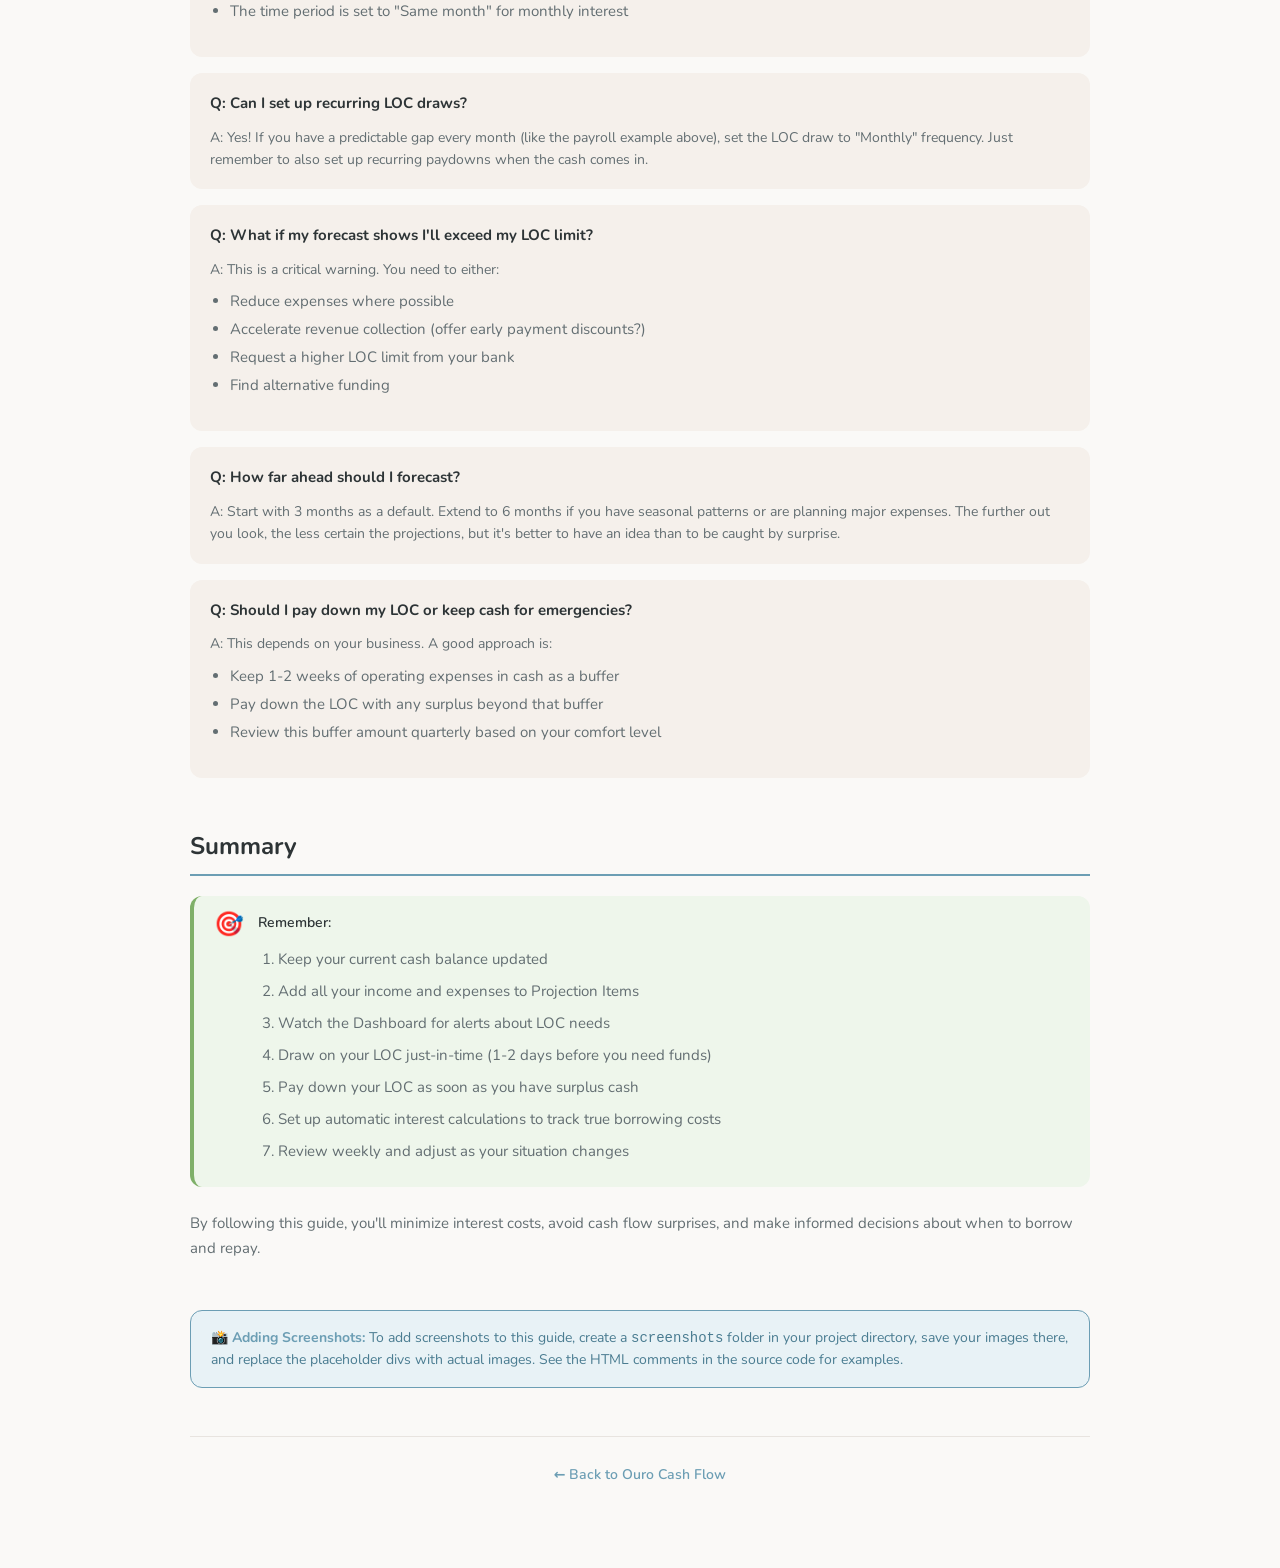
<file: help.html>
<!DOCTYPE html>
<html lang="en">
<head>
  <meta charset="UTF-8">
  <meta name="viewport" content="width=device-width, initial-scale=1.0">
  <title>Line of Credit Management Guide - Ouro Cash Flow</title>
  <link rel="stylesheet" href="css/styles.css">
  <style>
    body {
      padding: 40px 24px 60px 24px;
    }
    .help-container {
      max-width: 900px;
      margin: 0 auto;
    }
    .help-header {
      text-align: center;
      margin-bottom: 40px;
    }
    .help-back-link {
      display: inline-block;
      color: var(--accent-blue);
      text-decoration: none;
      font-size: 14px;
      margin-bottom: 20px;
      font-weight: 600;
    }
    .help-back-link:hover {
      text-decoration: underline;
    }
    .screenshot-note {
      background: var(--accent-blue-light);
      border: 1px solid var(--accent-blue);
      border-radius: var(--radius-md);
      padding: 16px 20px;
      margin: 24px 0;
      font-size: 14px;
      line-height: 1.6;
      color: #4a7c91;
    }
    .screenshot-note strong {
      color: var(--accent-blue);
    }
    /* Actual screenshot display */
    .help-screenshot {
      margin: 20px 0;
      border-radius: var(--radius-md);
      overflow: hidden;
      border: 1px solid var(--border-light);
      box-shadow: var(--shadow-medium);
    }
    .help-screenshot img {
      width: 100%;
      height: auto;
      display: block;
    }
    .help-screenshot-caption {
      background: var(--bg-warm);
      padding: 12px 16px;
      font-size: 13px;
      color: var(--text-secondary);
      font-style: italic;
    }
  </style>
</head>
<body>
  <div class="help-container">
    <div class="help-header">
      <a href="index.html" class="help-back-link">← Back to Ouro Cash Flow</a>
      <h1 class="help-title">Managing Your Line of Credit: A Complete Guide</h1>
    </div>

    <div class="help-content">
      <div class="help-section">
        <h2 class="help-section-title">Overview</h2>
        <p>This guide shows you how to use Ouro Cash Flow to project when you'll need to draw on your line of credit (LOC) and when you can pay it back. The goal is to <strong>minimize interest costs</strong> by drawing only when necessary and repaying as quickly as possible.</p>

        <div class="help-callout help-callout-info">
          <div class="help-callout-icon">💡</div>
          <div class="help-callout-content">
            <strong>Key Principle:</strong> Borrow only what you need, when you need it, and pay it back as soon as you have surplus cash. Every day you reduce your LOC balance saves you interest.
          </div>
        </div>
      </div>

      <div class="help-section">
        <h2 class="help-section-title">Step 1: Set Up Your Cash Position & Line of Credit</h2>

        <p>Start by entering your current financial position in the <strong>Cash Position</strong> card at the top of the app.</p>

        <!-- Screenshot placeholder - replace with actual image -->
        <div class="help-screenshot-placeholder">
          <div class="help-screenshot-label">Screenshot: Cash Position Settings</div>
          <div class="help-screenshot-desc">Shows the three input fields: Current Cash Balance, Line of Credit Limit, and Current LOC Balance</div>
        </div>
        <!-- To add a screenshot, replace the placeholder above with:
        <div class="help-screenshot">
          <img src="screenshots/cash-position-settings.png" alt="Cash Position Settings">
          <div class="help-screenshot-caption">The Cash Position card with three input fields</div>
        </div>
        -->

        <div class="help-steps">
          <div class="help-step">
            <div class="help-step-number">1</div>
            <div class="help-step-content">
              <strong>Current Cash Balance:</strong> Enter your actual bank account balance today. Keep this updated regularly for accurate projections.
            </div>
          </div>
          <div class="help-step">
            <div class="help-step-number">2</div>
            <div class="help-step-content">
              <strong>Line of Credit Limit:</strong> Enter the maximum amount you can borrow from your LOC. For example, if your bank approved a $50,000 line of credit, enter 50000.
            </div>
          </div>
          <div class="help-step">
            <div class="help-step-number">3</div>
            <div class="help-step-content">
              <strong>Current LOC Balance:</strong> Enter how much you currently owe on your line of credit. If you haven't borrowed anything, enter 0.
            </div>
          </div>
        </div>

        <div class="help-callout help-callout-tip">
          <div class="help-callout-icon">✓</div>
          <div class="help-callout-content">
            <strong>Best Practice:</strong> Update your current cash balance at least weekly, or before making any important financial decisions. The more current your data, the more reliable your projections.
          </div>
        </div>
      </div>

      <div class="help-section">
        <h2 class="help-section-title">Step 2: Add Your Income & Expenses</h2>

        <p>Go to the <strong>Projection Items</strong> tab and add all your expected income and expenses.</p>

        <div class="help-screenshot-placeholder">
          <div class="help-screenshot-label">Screenshot: Projection Items Tab</div>
          <div class="help-screenshot-desc">Shows the "Add New" button and the form for creating income/expense entries</div>
        </div>

        <div class="help-steps">
          <div class="help-step">
            <div class="help-step-number">1</div>
            <div class="help-step-content">
              Click <strong>"+ Add New"</strong> button
            </div>
          </div>
          <div class="help-step">
            <div class="help-step-number">2</div>
            <div class="help-step-content">
              Fill in the details:
              <ul>
                <li><strong>Start Date:</strong> When this transaction begins</li>
                <li><strong>Description:</strong> What it's for (e.g., "Customer payments," "Rent," "Payroll")</li>
                <li><strong>Type:</strong> Select Income or Expense</li>
                <li><strong>Amount:</strong> The dollar amount</li>
                <li><strong>Frequency:</strong> How often it occurs (one-time, weekly, monthly, etc.)</li>
              </ul>
            </div>
          </div>
          <div class="help-step">
            <div class="help-step-number">3</div>
            <div class="help-step-content">
              For recurring items, set an end condition if applicable (specific date, number of occurrences, or ongoing)
            </div>
          </div>
        </div>

        <div class="help-callout help-callout-tip">
          <div class="help-callout-icon">✓</div>
          <div class="help-callout-content">
            <strong>Best Practice:</strong> Include all committed expenses (rent, payroll, loan payments, utilities) even if they seem small. Small expenses add up and affect when you'll need to draw on your LOC.
          </div>
        </div>
      </div>

      <div class="help-section">
        <h2 class="help-section-title">Step 3: Review the Dashboard & Alerts</h2>

        <p>The <strong>Dashboard</strong> shows your financial outlook at a glance and alerts you when action is needed.</p>

        <div class="help-screenshot-placeholder">
          <div class="help-screenshot-label">Screenshot: Dashboard Metrics</div>
          <div class="help-screenshot-desc">Shows the 6 metric cards: Current Cash, Period Income, Period Expenses, Projected Cash, Lowest Point, and LOC Available</div>
        </div>

        <h3>Understanding Dashboard Metrics</h3>

        <div class="help-metric-list">
          <div class="help-metric">
            <strong>Current Cash:</strong> Your cash balance today
          </div>
          <div class="help-metric">
            <strong>Period Income:</strong> Total revenue expected in the forecast period
          </div>
          <div class="help-metric">
            <strong>Period Expenses:</strong> Total expenses expected in the forecast period
          </div>
          <div class="help-metric">
            <strong>Projected Cash:</strong> Where your cash balance will be at the end of the forecast period (green = positive, red = negative)
          </div>
          <div class="help-metric">
            <strong>Lowest Point:</strong> The minimum cash balance you'll reach and when. This is critical for LOC planning!
          </div>
          <div class="help-metric">
            <strong>LOC Available:</strong> How much credit you have available now and at the end of the period
          </div>
        </div>

        <h3>LOC Alerts</h3>

        <div class="help-screenshot-placeholder">
          <div class="help-screenshot-label">Screenshot: LOC Alert Banner</div>
          <div class="help-screenshot-desc">Shows the red warning banner that appears when cash is projected to go negative, with specific draw amount and date</div>
        </div>

        <p>When your projected cash balance will go negative, you'll see a <strong>red alert</strong> at the top of the dashboard:</p>

        <div class="help-callout help-callout-warning">
          <div class="help-callout-icon">⚠️</div>
          <div class="help-callout-content">
            <strong>Heads up! You may need to draw on your line of credit</strong><br>
            The alert tells you exactly how much to draw and by when, so you can plan ahead.
          </div>
        </div>

        <p>You'll also see a <strong>purple reminder</strong> when you have scheduled LOC transactions coming up in the next 7 days.</p>
      </div>

      <div class="help-section">
        <h2 class="help-section-title">Step 4: Analyze Your Cash Flow Timeline</h2>

        <p>The <strong>Timeline</strong> tab shows your day-by-day cash flow projection with a visual chart.</p>

        <div class="help-screenshot-placeholder">
          <div class="help-screenshot-label">Screenshot: Cash Flow Timeline Chart</div>
          <div class="help-screenshot-desc">Shows the line chart with cash balance over time, highlighting periods where balance goes negative</div>
        </div>

        <h3>Reading the Chart</h3>
        <ul>
          <li>The <strong>line</strong> shows your projected cash balance over time</li>
          <li>When the line <strong>dips below zero</strong>, you need to draw on your LOC</li>
          <li><strong>Green areas</strong> on the chart indicate positive balance</li>
          <li>Hover over the chart to see exact balances on specific dates</li>
        </ul>

        <div class="help-screenshot-placeholder">
          <div class="help-screenshot-label">Screenshot: Timeline Day Details</div>
          <div class="help-screenshot-desc">Shows the detailed daily breakdown below the chart with transactions and running balance</div>
        </div>

        <h3>Timeline Details</h3>
        <p>Below the chart, you'll see a day-by-day breakdown showing:</p>
        <ul>
          <li>All transactions occurring each day</li>
          <li>Income shown in <span style="color: var(--accent-green);">green</span></li>
          <li>Expenses shown in <span style="color: var(--accent-coral);">red</span></li>
          <li>Running projected balance for each day</li>
        </ul>

        <div class="help-callout help-callout-tip">
          <div class="help-callout-icon">✓</div>
          <div class="help-callout-content">
            <strong>Key Insight:</strong> Look for the lowest point in your cash flow. This tells you the maximum amount you might need to draw on your LOC.
          </div>
        </div>
      </div>

      <div class="help-section">
        <h2 class="help-section-title">Step 5: Plan Your LOC Draws & Paydowns</h2>

        <p>Once you know when your cash will go negative, you can schedule LOC transactions strategically.</p>

        <h3>Adding a LOC Draw</h3>

        <div class="help-steps">
          <div class="help-step">
            <div class="help-step-number">1</div>
            <div class="help-step-content">
              Go to the <strong>Projection Items</strong> tab and click <strong>"+ Add New"</strong>
            </div>
          </div>
          <div class="help-step">
            <div class="help-step-number">2</div>
            <div class="help-step-content">
              Set the <strong>Date</strong> to 1-2 days before you need the funds (based on your lowest point)
            </div>
          </div>
          <div class="help-step">
            <div class="help-step-number">3</div>
            <div class="help-step-content">
              Select <strong>Type: LOC Draw (borrow)</strong>
            </div>
          </div>
          <div class="help-step">
            <div class="help-step-number">4</div>
            <div class="help-step-content">
              Enter the <strong>Amount</strong> you need to borrow (typically slightly more than the negative balance to maintain a buffer)
            </div>
          </div>
          <div class="help-step">
            <div class="help-step-number">5</div>
            <div class="help-step-content">
              Set <strong>Frequency: One-time</strong> (or recurring if you have predictable cash flow gaps)
            </div>
          </div>
        </div>

        <div class="help-screenshot-placeholder">
          <div class="help-screenshot-label">Screenshot: Adding LOC Draw</div>
          <div class="help-screenshot-desc">Shows the form filled out with LOC Draw type selected</div>
        </div>

        <h3>Adding a LOC Paydown</h3>

        <div class="help-steps">
          <div class="help-step">
            <div class="help-step-number">1</div>
            <div class="help-step-content">
              Look at your timeline to find when you have <strong>surplus cash</strong> (balance well above zero)
            </div>
          </div>
          <div class="help-step">
            <div class="help-step-number">2</div>
            <div class="help-step-content">
              Add a new entry with <strong>Type: LOC Paydown (repay)</strong>
            </div>
          </div>
          <div class="help-step">
            <div class="help-step-number">3</div>
            <div class="help-step-content">
              Set the <strong>Date</strong> when you'll have the surplus
            </div>
          </div>
          <div class="help-step">
            <div class="help-step-number">4</div>
            <div class="help-step-content">
              Enter the <strong>Amount</strong> you can safely repay (leave enough buffer for operating expenses)
            </div>
          </div>
        </div>

        <div class="help-callout help-callout-warning">
          <div class="help-callout-icon">⚠️</div>
          <div class="help-callout-content">
            <strong>Important:</strong> Always maintain a cash buffer! Don't pay down your LOC so aggressively that you immediately need to draw again. A good rule of thumb is to keep 5-10% of your monthly expenses as a cash buffer.
          </div>
        </div>
      </div>

      <div class="help-section">
        <h2 class="help-section-title">Step 6: Track LOC Interest (Advanced)</h2>

        <p>The app can automatically calculate interest charges on your line of credit balance.</p>

        <div class="help-screenshot-placeholder">
          <div class="help-screenshot-label">Screenshot: Calculated Entry - LOC Interest</div>
          <div class="help-screenshot-desc">Shows the form with "Calculated" amount type selected and "% APR on LOC balance" calculation type</div>
        </div>

        <h3>Setting Up Automatic Interest Calculation</h3>

        <div class="help-steps">
          <div class="help-step">
            <div class="help-step-number">1</div>
            <div class="help-step-content">
              Add a new entry and select <strong>Amount: Calculated</strong> (instead of Manual)
            </div>
          </div>
          <div class="help-step">
            <div class="help-step-number">2</div>
            <div class="help-step-content">
              Select <strong>Type: Expense</strong>
            </div>
          </div>
          <div class="help-step">
            <div class="help-step-number">3</div>
            <div class="help-step-content">
              Set <strong>Description:</strong> "LOC Interest" or "Line of Credit Interest"
            </div>
          </div>
          <div class="help-step">
            <div class="help-step-number">4</div>
            <div class="help-step-content">
              In the calculation settings, enter your <strong>APR</strong> (e.g., 8 for 8%) and select <strong>"% APR on LOC balance"</strong>
            </div>
          </div>
          <div class="help-step">
            <div class="help-step-number">5</div>
            <div class="help-step-content">
              Choose calculation method:
              <ul>
                <li><strong>Average balance for period:</strong> More accurate, averages your balance over the month</li>
                <li><strong>Balance at end of period:</strong> Simpler, uses month-end balance</li>
              </ul>
            </div>
          </div>
          <div class="help-step">
            <div class="help-step-number">6</div>
            <div class="help-step-content">
              Set <strong>Time period: Same month</strong> for monthly interest charges
            </div>
          </div>
          <div class="help-step">
            <div class="help-step-number">7</div>
            <div class="help-step-content">
              Set <strong>Frequency: Monthly</strong> to match your bank's billing cycle
            </div>
          </div>
        </div>

        <div class="help-callout help-callout-info">
          <div class="help-callout-icon">💡</div>
          <div class="help-callout-content">
            <strong>How It Works:</strong> The app automatically calculates interest based on your projected LOC balance. As you add draws and paydowns, the interest calculation updates automatically. This helps you see the true cost of borrowing.
          </div>
        </div>

        <p><strong>Example:</strong> If you have an 8% APR and maintain a $10,000 LOC balance for a full month:</p>
        <ul>
          <li>Annual interest = $10,000 × 8% = $800</li>
          <li>Monthly interest = $800 ÷ 12 = $66.67</li>
        </ul>
        <p>The app calculates this automatically and shows it as an expense in your forecast.</p>
      </div>

      <div class="help-section">
        <h2 class="help-section-title">Best Practices for Minimizing Interest</h2>

        <div class="help-best-practice">
          <h3>1. Draw Just-In-Time</h3>
          <p>Don't draw on your LOC weeks in advance. Draw 1-2 days before you need the funds. Every day you carry a balance costs you interest.</p>
          <div class="help-example">
            <strong>Example:</strong> If you need $10,000 on March 15th, draw it on March 13th or 14th, not on March 1st.
          </div>
        </div>

        <div class="help-best-practice">
          <h3>2. Pay Down Immediately When Possible</h3>
          <p>As soon as you have surplus cash, pay down your LOC balance. Even paying down $1,000 early can save significant interest.</p>
          <div class="help-example">
            <strong>Example:</strong> If a customer payment comes in early, immediately schedule a paydown for that amount (minus your operating buffer).
          </div>
        </div>

        <div class="help-best-practice">
          <h3>3. Maintain a Small Cash Buffer</h3>
          <p>Keep a buffer of 5-10% of monthly expenses in cash. This prevents the "draw-paydown-draw" cycle that increases transaction costs and complexity.</p>
          <div class="help-example">
            <strong>Example:</strong> If your monthly expenses are $50,000, keep $2,500-$5,000 in cash at all times.
          </div>
        </div>

        <div class="help-best-practice">
          <h3>4. Review Weekly</h3>
          <p>Update your cash balance and review your forecast at least weekly. Things change—customers pay late, unexpected expenses arise. The sooner you know about problems, the better you can manage them.</p>
        </div>

        <div class="help-best-practice">
          <h3>5. Plan for Seasonal Patterns</h3>
          <p>If your business has seasonal cash flow (e.g., retail during holidays), extend your forecast to 6 months or more to see the full picture. You might need to maintain a higher LOC balance during slow months.</p>
        </div>

        <div class="help-best-practice">
          <h3>6. Use the Table View</h3>
          <p>Switch to the <strong>Table View</strong> tab to see monthly or weekly summaries. This makes it easy to spot patterns and plan your draws/paydowns strategically.</p>
        </div>
      </div>

      <div class="help-section">
        <h2 class="help-section-title">Real-World Example</h2>

        <div class="help-example-box">
          <h3>Scenario: Small Business Managing Payroll Gap</h3>

          <p><strong>Situation:</strong></p>
          <ul>
            <li>Current cash balance: $15,000</li>
            <li>Biweekly payroll: $25,000 (due every other Friday)</li>
            <li>Customer payments: $30,000/month (received around the 25th of each month)</li>
            <li>Line of credit: $50,000 limit, 8% APR</li>
          </ul>

          <p><strong>The Problem:</strong> Payroll is due on the 10th, but customer payments don't arrive until the 25th. Cash will go negative.</p>

          <p><strong>The Solution:</strong></p>
          <ol>
            <li><strong>Add all entries</strong> to the Projection Items:
              <ul>
                <li>Payroll: $25,000, every 2 weeks, starting next Friday</li>
                <li>Customer payments: $30,000, monthly, on the 25th</li>
                <li>Other expenses (rent, utilities, etc.)</li>
              </ul>
            </li>
            <li><strong>Check the Dashboard:</strong> Lowest Point shows -$12,000 on the 10th</li>
            <li><strong>Add LOC Draw:</strong> $15,000 on the 9th (enough to cover the gap plus a buffer)</li>
            <li><strong>Add LOC Paydown:</strong> $15,000 on the 26th (right after customer payments arrive)</li>
            <li><strong>Add LOC Interest:</strong> Calculated expense, 8% APR, monthly</li>
          </ol>

          <p><strong>The Result:</strong></p>
          <ul>
            <li>LOC balance is only $15,000 for about 17 days</li>
            <li>Interest cost: approximately $15,000 × 8% × (17/365) = $56</li>
            <li>Cash flow remains positive throughout the period</li>
            <li>No surprises or overdraft fees</li>
          </ul>

          <p><strong>Optimization:</strong> If customer payments arrive on the 20th instead of the 25th, the paydown can happen 5 days earlier, saving ~$16 in interest.</p>
        </div>
      </div>

      <div class="help-section">
        <h2 class="help-section-title">Troubleshooting & Tips</h2>

        <div class="help-faq">
          <div class="help-faq-item">
            <div class="help-faq-q">Q: The app says I need to draw on my LOC, but I have cash in the bank. Why?</div>
            <div class="help-faq-a">A: Make sure your "Current Cash Balance" is up to date. If it's an old number, the projection will be wrong. Update it to your actual balance today.</div>
          </div>

          <div class="help-faq-item">
            <div class="help-faq-q">Q: My interest calculation seems wrong. What should I check?</div>
            <div class="help-faq-a">A: Verify that:
              <ul>
                <li>You entered the APR correctly (8 for 8%, not 0.08)</li>
                <li>The frequency matches your bank's billing (usually monthly)</li>
                <li>Your LOC draws and paydowns are correctly entered</li>
                <li>The time period is set to "Same month" for monthly interest</li>
              </ul>
            </div>
          </div>

          <div class="help-faq-item">
            <div class="help-faq-q">Q: Can I set up recurring LOC draws?</div>
            <div class="help-faq-a">A: Yes! If you have a predictable gap every month (like the payroll example above), set the LOC draw to "Monthly" frequency. Just remember to also set up recurring paydowns when the cash comes in.</div>
          </div>

          <div class="help-faq-item">
            <div class="help-faq-q">Q: What if my forecast shows I'll exceed my LOC limit?</div>
            <div class="help-faq-a">A: This is a critical warning. You need to either:
              <ul>
                <li>Reduce expenses where possible</li>
                <li>Accelerate revenue collection (offer early payment discounts?)</li>
                <li>Request a higher LOC limit from your bank</li>
                <li>Find alternative funding</li>
              </ul>
            </div>
          </div>

          <div class="help-faq-item">
            <div class="help-faq-q">Q: How far ahead should I forecast?</div>
            <div class="help-faq-a">A: Start with 3 months as a default. Extend to 6 months if you have seasonal patterns or are planning major expenses. The further out you look, the less certain the projections, but it's better to have an idea than to be caught by surprise.</div>
          </div>

          <div class="help-faq-item">
            <div class="help-faq-q">Q: Should I pay down my LOC or keep cash for emergencies?</div>
            <div class="help-faq-a">A: This depends on your business. A good approach is:
              <ul>
                <li>Keep 1-2 weeks of operating expenses in cash as a buffer</li>
                <li>Pay down the LOC with any surplus beyond that buffer</li>
                <li>Review this buffer amount quarterly based on your comfort level</li>
              </ul>
            </div>
          </div>
        </div>
      </div>

      <div class="help-section">
        <h2 class="help-section-title">Summary</h2>

        <div class="help-callout help-callout-success">
          <div class="help-callout-icon">🎯</div>
          <div class="help-callout-content">
            <strong>Remember:</strong>
            <ol style="margin: 12px 0 0 0; padding-left: 20px;">
              <li>Keep your current cash balance updated</li>
              <li>Add all your income and expenses to Projection Items</li>
              <li>Watch the Dashboard for alerts about LOC needs</li>
              <li>Draw on your LOC just-in-time (1-2 days before you need funds)</li>
              <li>Pay down your LOC as soon as you have surplus cash</li>
              <li>Set up automatic interest calculations to track true borrowing costs</li>
              <li>Review weekly and adjust as your situation changes</li>
            </ol>
          </div>
        </div>

        <p style="margin-top: 24px;">By following this guide, you'll minimize interest costs, avoid cash flow surprises, and make informed decisions about when to borrow and repay.</p>
      </div>

      <div class="screenshot-note">
        <strong>📸 Adding Screenshots:</strong> To add screenshots to this guide, create a <code>screenshots</code> folder in your project directory, save your images there, and replace the placeholder divs with actual images. See the HTML comments in the source code for examples.
      </div>

      <div style="text-align: center; margin-top: 48px; padding-top: 24px; border-top: 1px solid var(--border-light);">
        <a href="index.html" class="help-back-link">← Back to Ouro Cash Flow</a>
      </div>
    </div>
  </div>
</body>
</html>
</file>
<file: css/styles.css>
@import url('https://fonts.googleapis.com/css2?family=Nunito:wght@400;500;600;700&family=IBM+Plex+Mono:wght@400;500&display=swap');

:root {
  --bg-primary: #faf9f7;
  --bg-secondary: #ffffff;
  --bg-warm: #f5f0eb;
  --text-primary: #2d3436;
  --text-secondary: #636e72;
  --text-muted: #a0a8ab;
  --accent-blue: #6c9eb4;
  --accent-blue-light: #e8f2f6;
  --accent-green: #7fb069;
  --accent-green-light: #eef6eb;
  --accent-coral: #e07a5f;
  --accent-coral-light: #fdf0ed;
  --accent-amber: #dda15e;
  --accent-amber-light: #fdf6ed;
  --border-light: #e8e4e0;
  --shadow-soft: 0 2px 8px rgba(0,0,0,0.04);
  --shadow-medium: 0 4px 16px rgba(0,0,0,0.06);
  --radius-sm: 8px;
  --radius-md: 12px;
  --radius-lg: 16px;
  --radius-xl: 24px;
}

* {
  box-sizing: border-box;
  margin: 0;
  padding: 0;
}

body {
  font-family: 'Nunito', system-ui, sans-serif;
  background: var(--bg-primary);
  color: var(--text-primary);
  min-height: 100vh;
  padding: 32px 24px;
  line-height: 1.5;
}

.container {
  max-width: 1200px;
  margin: 0 auto;
}

/* Header */
.header {
  text-align: center;
  margin-bottom: 32px;
}

.header h1 {
  font-size: 28px;
  font-weight: 700;
  color: var(--text-primary);
  margin-bottom: 4px;
}

.header p {
  color: var(--text-secondary);
  font-size: 15px;
}

/* Cards */
.card {
  background: var(--bg-secondary);
  border: 1px solid var(--border-light);
  border-radius: var(--radius-lg);
  padding: 24px;
  margin-bottom: 20px;
  box-shadow: var(--shadow-soft);
}

.card-title {
  font-size: 15px;
  font-weight: 700;
  color: var(--text-primary);
  margin-bottom: 16px;
  display: flex;
  justify-content: space-between;
  align-items: center;
  flex-wrap: wrap;
  gap: 12px;
}

/* Friendly Alerts */
.alert {
  padding: 16px 20px;
  border-radius: var(--radius-md);
  margin-bottom: 20px;
  display: flex;
  align-items: flex-start;
  gap: 14px;
}

.alert-icon {
  font-size: 24px;
  line-height: 1;
  flex-shrink: 0;
}

.alert-content {
  flex: 1;
}

.alert-title {
  font-weight: 700;
  font-size: 15px;
  margin-bottom: 4px;
}

.alert-text {
  font-size: 14px;
  line-height: 1.5;
}

.alert-info {
  background: var(--accent-blue-light);
  border: 1px solid var(--accent-blue);
}

.alert-info .alert-title {
  color: #4a7c91;
}

.alert-info .alert-text {
  color: #5a8a9e;
}

.alert-warning {
  background: var(--accent-amber-light);
  border: 1px solid var(--accent-amber);
}

.alert-warning .alert-title {
  color: #a67c3d;
}

.alert-warning .alert-text {
  color: #b8894a;
}

.alert-danger {
  background: var(--accent-coral-light);
  border: 2px solid var(--accent-coral);
}

.alert-danger .alert-title {
  color: #c4604a;
}

.alert-danger .alert-text {
  color: #d47460;
}

.alert-success {
  background: var(--accent-green-light);
  border: 1px solid var(--accent-green);
}

.alert-success .alert-title {
  color: #5a8f4a;
}

.alert-success .alert-text {
  color: #6a9c5a;
}

.alert-purple {
  background: #f3e8ff;
  border: 2px solid #9333ea;
}

.alert-purple .alert-title {
  color: #7c3aed;
}

.alert-purple .alert-text {
  color: #8b5cf6;
}

/* Data Banner */
.data-banner {
  background: linear-gradient(135deg, var(--bg-warm) 0%, #f0ebe5 100%);
  border: 1px solid #e0d8cf;
  border-radius: var(--radius-lg);
  padding: 18px 24px;
  margin-bottom: 24px;
  display: flex;
  align-items: center;
  gap: 16px;
  flex-wrap: wrap;
}

/* Data Warning Banner */
.data-warning-banner {
  background: linear-gradient(135deg, var(--accent-amber-light) 0%, #fef3e8 100%);
  border: 2px solid var(--accent-amber);
  border-radius: var(--radius-lg);
  padding: 18px 24px;
  margin-bottom: 24px;
  display: flex;
  align-items: center;
  gap: 16px;
  flex-wrap: wrap;
  box-shadow: 0 4px 12px rgba(221, 161, 94, 0.15);
}

.data-banner-icon {
  font-size: 28px;
}

.data-banner-text {
  flex: 1;
  min-width: 200px;
}

.data-banner-title {
  font-weight: 700;
  color: var(--text-primary);
  font-size: 14px;
}

.data-banner-desc {
  color: var(--text-secondary);
  font-size: 13px;
}

.data-banner-actions {
  display: flex;
  gap: 8px;
  flex-wrap: wrap;
}

/* Setup Welcome */
.setup-welcome {
  background: linear-gradient(135deg, var(--accent-blue-light) 0%, #dceef4 100%);
  border: 2px solid var(--accent-blue);
  border-radius: var(--radius-xl);
  padding: 28px;
  margin-bottom: 24px;
  text-align: center;
}

.setup-welcome-icon {
  font-size: 48px;
  margin-bottom: 12px;
}

.setup-welcome h2 {
  font-size: 22px;
  font-weight: 700;
  color: #4a7c91;
  margin-bottom: 8px;
}

.setup-welcome p {
  color: #5a8a9e;
  margin-bottom: 20px;
  max-width: 500px;
  margin-left: auto;
  margin-right: auto;
}

.setup-steps {
  display: flex;
  justify-content: center;
  gap: 32px;
  flex-wrap: wrap;
  margin-bottom: 20px;
}

.setup-step {
  display: flex;
  flex-direction: column;
  align-items: center;
  gap: 8px;
}

.setup-step-num {
  width: 32px;
  height: 32px;
  background: var(--accent-blue);
  color: white;
  border-radius: 50%;
  display: flex;
  align-items: center;
  justify-content: center;
  font-weight: 700;
  font-size: 14px;
}

.setup-step-text {
  font-size: 13px;
  color: #5a8a9e;
  font-weight: 600;
}

/* Cash Reminder */
.cash-reminder {
  background: var(--accent-amber-light);
  border: 1px solid var(--accent-amber);
  border-radius: var(--radius-md);
  padding: 14px 18px;
  margin-bottom: 16px;
  display: flex;
  align-items: center;
  gap: 12px;
}

.cash-reminder-icon {
  font-size: 22px;
}

.cash-reminder-text {
  color: #a67c3d;
  font-size: 14px;
  font-weight: 600;
}

/* Export Reminder */
.export-reminder {
  background: linear-gradient(135deg, var(--accent-blue-light) 0%, #dceef4 100%);
  border: 1px solid var(--accent-blue);
  border-radius: var(--radius-md);
  padding: 12px 18px;
  margin-bottom: 20px;
  display: flex;
  align-items: center;
  gap: 12px;
  flex-wrap: wrap;
}

.export-reminder-icon {
  font-size: 20px;
}

.export-reminder-text {
  flex: 1;
  color: #4a7c91;
  font-size: 15px;
  font-weight: 600;
  min-width: 200px;
}

/* Unsaved Changes Indicator */
.unsaved-changes-indicator {
  display: flex;
  align-items: center;
  gap: 6px;
  background: var(--accent-amber-light);
  border: 1px solid var(--accent-amber);
  border-radius: var(--radius-sm);
  padding: 6px 12px;
  font-size: 12px;
  font-weight: 600;
  color: #b8860b;
  animation: pulse-border 2s infinite;
}

.unsaved-changes-indicator.hidden {
  display: none;
}

.unsaved-dot {
  width: 8px;
  height: 8px;
  background: var(--accent-amber);
  border-radius: 50%;
  animation: pulse-dot 1.5s infinite;
}

@keyframes pulse-dot {
  0%, 100% {
    opacity: 1;
    transform: scale(1);
  }
  50% {
    opacity: 0.6;
    transform: scale(0.9);
  }
}

@keyframes pulse-border {
  0%, 100% {
    box-shadow: 0 0 0 0 rgba(221, 161, 94, 0.4);
  }
  50% {
    box-shadow: 0 0 0 3px rgba(221, 161, 94, 0.2);
  }
}

.export-reminder.has-unsaved-changes {
  background: linear-gradient(135deg, var(--accent-amber-light) 0%, #fef3e8 100%);
  border-color: var(--accent-amber);
}

.export-reminder.has-unsaved-changes .export-reminder-text {
  color: #b8860b;
}

.export-reminder.has-unsaved-changes .btn-primary {
  animation: pulse-button 2s infinite;
}

@keyframes pulse-button {
  0%, 100% {
    box-shadow: 0 2px 4px rgba(0,0,0,0.1);
  }
  50% {
    box-shadow: 0 2px 8px rgba(108, 158, 180, 0.4);
  }
}

/* Buttons */
.btn {
  padding: 10px 20px;
  border-radius: var(--radius-sm);
  font-weight: 600;
  cursor: pointer;
  transition: all 0.2s ease;
  border: none;
  font-size: 14px;
  font-family: inherit;
}

.btn-primary {
  background: var(--accent-blue);
  color: white;
}

.btn-primary:hover {
  background: #5a8da3;
  transform: translateY(-1px);
  box-shadow: 0 4px 12px rgba(108, 158, 180, 0.3);
}

.btn-secondary {
  background: var(--bg-warm);
  color: var(--text-primary);
  border: 1px solid var(--border-light);
}

.btn-secondary:hover {
  background: #ebe5df;
}

.btn-sm {
  padding: 6px 12px;
  font-size: 12px;
}

/* Action buttons group - compact inline style */
.action-buttons {
  display: flex;
  gap: 4px;
  justify-content: flex-end;
}

.btn-action {
  padding: 4px 10px;
  font-size: 11px;
  font-weight: 600;
  border-radius: 6px;
  cursor: pointer;
  transition: all 0.15s ease;
  border: 1px solid transparent;
  font-family: inherit;
  white-space: nowrap;
}

.btn-action-secondary {
  background: transparent;
  color: var(--text-secondary);
  border-color: var(--border-light);
}

.btn-action-secondary:hover {
  background: var(--bg-warm);
  color: var(--text-primary);
  border-color: var(--text-muted);
}

.btn-action-danger {
  background: transparent;
  color: var(--accent-coral);
  border-color: var(--accent-coral);
}

.btn-action-danger:hover {
  background: var(--accent-coral-light);
}

.btn-danger {
  background: var(--accent-coral-light);
  color: var(--accent-coral);
  border: 1px solid var(--accent-coral);
}

.btn-danger:hover {
  background: #f9e4df;
}

.btn:disabled {
  opacity: 0.5;
  cursor: not-allowed;
  pointer-events: none;
}

/* Inputs */
.input {
  width: 100%;
  padding: 12px 16px;
  background: var(--bg-primary);
  border: 1px solid var(--border-light);
  border-radius: var(--radius-sm);
  color: var(--text-primary);
  font-size: 14px;
  font-family: inherit;
  transition: all 0.2s ease;
}

.input:focus {
  outline: none;
  border-color: var(--accent-blue);
  box-shadow: 0 0 0 3px rgba(108, 158, 180, 0.15);
}

.input-group {
  display: flex;
  flex-direction: column;
  gap: 6px;
}

.input-group label {
  color: var(--text-secondary);
  font-size: 13px;
  font-weight: 600;
}

.input-highlight .input {
  border: 2px solid var(--accent-blue) !important;
  background: var(--accent-blue-light);
}

.form-grid {
  display: grid;
  grid-template-columns: repeat(auto-fit, minmax(180px, 1fr));
  gap: 16px;
}

/* Metrics */
.metrics-grid {
  display: grid;
  grid-template-columns: repeat(auto-fit, minmax(160px, 1fr));
  gap: 16px;
  margin-bottom: 16px;
}

.metrics-header {
  display: flex;
  justify-content: space-between;
  align-items: center;
  margin-bottom: 16px;
  flex-wrap: wrap;
  gap: 12px;
}

.metrics-title {
  font-size: 15px;
  font-weight: 700;
  color: var(--text-primary);
}

.metrics-timeframe {
  display: flex;
  align-items: center;
  gap: 10px;
}

.metrics-timeframe-label {
  font-size: 13px;
  color: var(--text-secondary);
}

.metrics-timeframe select {
  padding: 8px 12px;
  border-radius: var(--radius-sm);
  border: 1px solid var(--border-light);
  background: var(--bg-secondary);
  color: var(--text-primary);
  font-size: 13px;
  font-family: inherit;
  cursor: pointer;
}

.metrics-timeframe select:focus {
  outline: none;
  border-color: var(--accent-blue);
}

.custom-date-range {
  display: flex;
  align-items: center;
  gap: 8px;
  margin-left: 8px;
}

.custom-date-range input {
  padding: 6px 10px;
  border-radius: var(--radius-sm);
  border: 1px solid var(--border-light);
  background: var(--bg-secondary);
  color: var(--text-primary);
  font-size: 12px;
  font-family: inherit;
  width: 130px;
}

.custom-date-range input:focus {
  outline: none;
  border-color: var(--accent-blue);
}

.custom-date-range span {
  color: var(--text-muted);
  font-size: 12px;
}

.metric-card {
  background: var(--bg-secondary);
  border: 1px solid var(--border-light);
  border-radius: var(--radius-md);
  padding: 18px;
  box-shadow: var(--shadow-soft);
}

.metric-card.highlight {
  background: var(--accent-blue-light);
  border-color: var(--accent-blue);
}

.metric-label {
  color: var(--text-muted);
  font-size: 11px;
  text-transform: uppercase;
  letter-spacing: 0.5px;
  font-weight: 600;
  margin-bottom: 6px;
}

.metric-value {
  font-size: 24px;
  font-weight: 700;
  font-family: 'IBM Plex Mono', monospace;
  color: var(--text-primary);
}

.metric-sub {
  color: var(--text-muted);
  font-size: 12px;
  margin-top: 4px;
}

.metric-sub.threshold-warning {
  color: var(--accent-amber);
  font-weight: 600;
}

.metric-sub.threshold-ok {
  color: var(--accent-green);
}

.input-hint {
  display: block;
  font-size: 12px;
  color: var(--text-muted);
  margin-top: 4px;
}

.positive {
  color: var(--accent-green);
}

.negative {
  color: var(--accent-coral);
}

.warning {
  color: var(--accent-amber);
}

/* Tabs */
.tabs {
  display: flex;
  gap: 4px;
  background: var(--bg-warm);
  padding: 4px;
  border-radius: var(--radius-md);
  margin-bottom: 24px;
}

.tab {
  flex: 1;
  padding: 12px 16px;
  background: transparent;
  border: none;
  color: var(--text-secondary);
  font-weight: 600;
  cursor: pointer;
  border-radius: var(--radius-sm);
  transition: all 0.2s ease;
  font-family: inherit;
  font-size: 14px;
}

.tab:hover {
  color: var(--text-primary);
  background: rgba(255,255,255,0.5);
}

.tab.active {
  background: var(--bg-secondary);
  color: var(--text-primary);
  box-shadow: var(--shadow-soft);
}

/* View Toggle */
.view-toggle {
  display: flex;
  gap: 4px;
  background: var(--bg-warm);
  padding: 3px;
  border-radius: var(--radius-sm);
}

.view-toggle-btn {
  padding: 6px 12px;
  border: none;
  background: transparent;
  color: var(--text-secondary);
  font-size: 12px;
  font-family: inherit;
  font-weight: 600;
  cursor: pointer;
  border-radius: 6px;
  transition: all 0.2s;
}

.view-toggle-btn.active {
  background: var(--bg-secondary);
  color: var(--text-primary);
  box-shadow: var(--shadow-soft);
}

.view-toggle-btn:hover:not(.active) {
  color: var(--text-primary);
}

/* Chart */
.chart-container {
  height: 200px;
  background: var(--bg-primary);
  border-radius: var(--radius-md);
  padding: 16px;
  margin-bottom: 20px;
  position: relative;
  border: 1px solid var(--border-light);
}

.chart-scale {
  position: absolute;
  left: 8px;
  top: 16px;
  bottom: 16px;
  width: 60px;
  display: flex;
  flex-direction: column;
  justify-content: space-between;
  font-family: 'IBM Plex Mono', monospace;
  font-size: 10px;
  color: var(--text-muted);
  text-align: right;
  padding-right: 8px;
}

.chart-svg-container {
  position: absolute;
  left: 70px;
  right: 16px;
  top: 16px;
  bottom: 16px;
}

.chart-tooltip {
  position: absolute;
  background: var(--bg-secondary);
  border: 1px solid var(--border-light);
  border-radius: var(--radius-sm);
  padding: 10px 14px;
  pointer-events: none;
  z-index: 100;
  display: none;
  box-shadow: var(--shadow-medium);
}

.chart-tooltip-date {
  font-size: 12px;
  color: var(--text-secondary);
  margin-bottom: 4px;
}

.chart-tooltip-balance {
  font-family: 'IBM Plex Mono', monospace;
  font-size: 18px;
  font-weight: 700;
}

.chart-tooltip-threshold {
  font-size: 11px;
  font-weight: 600;
  color: var(--accent-amber);
  margin-top: 2px;
  display: none;
}

/* Entries */
.entries-search-bar {
  margin-bottom: 16px;
}

.entries-search-input {
  width: 100%;
  max-width: 400px;
  padding: 10px 14px;
  font-size: 14px;
  border: 1px solid var(--border-light);
  border-radius: var(--radius-sm);
  background: var(--bg-primary);
  transition: border-color 0.15s, box-shadow 0.15s;
}

.entries-search-input:focus {
  outline: none;
  border-color: var(--primary-color);
  box-shadow: 0 0 0 3px rgba(79, 70, 229, 0.1);
}

.entries-search-input::placeholder {
  color: var(--text-muted);
}

.entry-header {
  display: grid;
  grid-template-columns: 40px 90px 1fr 90px 90px 100px 150px;
  align-items: center;
  padding: 10px 16px;
  gap: 12px;
  font-size: 11px;
  color: var(--text-muted);
  text-transform: uppercase;
  letter-spacing: 0.5px;
  font-weight: 600;
  border-bottom: 1px solid var(--border-light);
  margin-bottom: 8px;
}

.entry-row {
  display: grid;
  grid-template-columns: 40px 90px 1fr 90px 90px 100px 150px;
  align-items: center;
  padding: 14px 16px;
  border-radius: var(--radius-sm);
  margin-bottom: 4px;
  gap: 12px;
  transition: background 0.15s;
}

.entry-row:hover {
  background: var(--bg-warm);
}

.entry-row.selected {
  background: var(--accent-blue-light);
  border: 1px solid var(--accent-blue);
}

.entry-date {
  font-family: 'IBM Plex Mono', monospace;
  font-size: 13px;
  color: var(--text-secondary);
}

.entry-desc {
  display: flex;
  align-items: center;
  gap: 8px;
  flex-wrap: wrap;
  font-weight: 500;
}

.entry-badge {
  padding: 3px 8px;
  background: var(--accent-blue-light);
  border-radius: 4px;
  font-size: 10px;
  color: var(--accent-blue);
  text-transform: uppercase;
  font-weight: 700;
}

.entry-badge.end-condition {
  background: #f3e8ff;
  color: #9333ea;
}

.entry-type {
  padding: 4px 10px;
  border-radius: 20px;
  font-size: 11px;
  text-transform: uppercase;
  font-weight: 700;
  text-align: center;
}

.entry-type.revenue {
  background: var(--accent-green-light);
  color: var(--accent-green);
}

.entry-type.expense {
  background: var(--accent-coral-light);
  color: var(--accent-coral);
}

.entry-type.loc_draw {
  background: #e8e0f0;
  color: #7c3aed;
}

.entry-type.loc_paydown {
  background: #dbeafe;
  color: #2563eb;
}

.forecast-entry.loc_draw {
  background: #e8e0f0;
}

.forecast-entry.loc_paydown {
  background: #dbeafe;
}

.entry-amount {
  font-family: 'IBM Plex Mono', monospace;
  font-weight: 600;
  text-align: right;
}

/* Checkbox */
.checkbox-wrapper {
  display: flex;
  align-items: center;
  justify-content: center;
}

.checkbox {
  width: 20px;
  height: 20px;
  border: 2px solid var(--border-light);
  border-radius: 5px;
  background: var(--bg-secondary);
  cursor: pointer;
  display: flex;
  align-items: center;
  justify-content: center;
  transition: all 0.15s;
}

.checkbox:hover {
  border-color: var(--accent-blue);
}

.checkbox.checked {
  background: var(--accent-blue);
  border-color: var(--accent-blue);
}

.checkbox.checked::after {
  content: '\2713';
  color: white;
  font-size: 12px;
  font-weight: bold;
}

/* Batch Actions */
.batch-actions {
  display: flex;
  align-items: center;
  gap: 12px;
  padding: 14px 18px;
  background: var(--accent-coral-light);
  border: 1px solid var(--accent-coral);
  border-radius: var(--radius-md);
  margin-bottom: 16px;
}

.batch-actions-text {
  color: var(--accent-coral);
  font-size: 14px;
  font-weight: 600;
}

/* Form */
.add-form {
  background: var(--bg-primary);
  border-radius: var(--radius-md);
  padding: 20px;
  margin-bottom: 20px;
  border: 1px solid var(--border-light);
}

.add-form-header {
  display: flex;
  justify-content: space-between;
  align-items: center;
  margin-bottom: 16px;
}

.add-form-title {
  font-weight: 700;
  font-size: 15px;
  color: var(--text-primary);
}

.end-condition-row {
  display: flex;
  gap: 12px;
  align-items: end;
  flex-wrap: wrap;
  margin-top: 16px;
  padding-top: 16px;
  border-top: 1px solid var(--border-light);
}

/* Forecast Header */
.forecast-header {
  display: grid;
  grid-template-columns: 90px 1fr 100px 120px;
  align-items: center;
  padding: 10px 16px;
  gap: 12px;
  font-size: 11px;
  color: var(--text-muted);
  text-transform: uppercase;
  letter-spacing: 0.5px;
  font-weight: 600;
  border-bottom: 1px solid var(--border-light);
  background: var(--bg-warm);
  border-radius: var(--radius-sm) var(--radius-sm) 0 0;
  position: sticky;
  top: 0;
  z-index: 10;
}

/* Forecast Row */
.forecast-row {
  display: grid;
  grid-template-columns: 90px 1fr 100px 120px;
  align-items: center;
  padding: 14px 16px;
  border-radius: var(--radius-sm);
  margin-bottom: 4px;
  gap: 12px;
}

.forecast-row:hover {
  background: var(--bg-warm);
}

.forecast-entries {
  display: flex;
  flex-wrap: wrap;
  gap: 8px;
}

.forecast-entry {
  display: inline-flex;
  align-items: center;
  gap: 6px;
  padding: 5px 12px;
  border-radius: 20px;
  font-size: 13px;
  font-weight: 500;
}

.forecast-entry.revenue {
  background: var(--accent-green-light);
}

.forecast-entry.expense {
  background: var(--accent-coral-light);
}

/* Expanded Timeline View */
.forecast-header-expanded {
  display: grid;
  grid-template-columns: 90px 1fr 90px 100px 120px;
  align-items: center;
  padding: 10px 16px;
  gap: 12px;
  font-size: 11px;
  color: var(--text-muted);
  text-transform: uppercase;
  letter-spacing: 0.5px;
  font-weight: 600;
}

.forecast-row-expanded {
  display: grid;
  grid-template-columns: 90px 1fr 90px 100px 120px;
  align-items: start;
  padding: 12px 16px;
  border-radius: var(--radius-sm);
  margin-bottom: 2px;
  gap: 12px;
}

.forecast-row-expanded:hover {
  background: var(--bg-warm);
}

.entry-description {
  display: flex;
  align-items: center;
  gap: 8px;
  font-size: 13px;
}

.entry-desc-expanded {
  display: flex;
  flex-direction: column;
  gap: 4px;
  font-weight: 500;
}

.entry-desc-expanded > span {
  display: flex;
  align-items: center;
  gap: 4px;
  flex-wrap: wrap;
}

.forecast-entry-type {
  display: inline-block;
  width: 10px;
  height: 10px;
  border-radius: 3px;
  flex-shrink: 0;
}

.forecast-entry-type.revenue {
  background: var(--accent-green);
}

.forecast-entry-type.expense {
  background: var(--accent-coral);
}

.forecast-entry-type.loc_draw,
.forecast-entry-type.loc_paydown {
  background: #7c3aed;
}

/* Table View */
.table-view {
  overflow-x: auto;
}

.cf-table {
  width: 100%;
  border-collapse: collapse;
  font-size: 14px;
}

.cf-table th {
  text-align: left;
  padding: 14px 16px;
  background: var(--bg-warm);
  color: var(--text-secondary);
  font-weight: 700;
  font-size: 11px;
  text-transform: uppercase;
  letter-spacing: 0.5px;
  border-bottom: 1px solid var(--border-light);
}

.cf-table th:not(:first-child) {
  text-align: right;
}

.cf-table td {
  padding: 14px 16px;
  border-bottom: 1px solid var(--border-light);
}

.cf-table td:not(:first-child) {
  text-align: right;
  font-family: 'IBM Plex Mono', monospace;
}

.cf-table tr:hover td {
  background: var(--bg-warm);
}

.cf-table .row-label {
  color: var(--text-secondary);
}

.cf-table .row-label.indent {
  padding-left: 32px;
}

.cf-table .row-total {
  font-weight: 700;
}

/* Checklist */
.checklist-item {
  padding: 18px 20px;
  border-radius: var(--radius-md);
  display: flex;
  align-items: flex-start;
  gap: 14px;
  margin-bottom: 12px;
}

.checklist-icon {
  width: 28px;
  height: 28px;
  border-radius: 50%;
  display: flex;
  align-items: center;
  justify-content: center;
  flex-shrink: 0;
  color: white;
  font-size: 14px;
  font-weight: 700;
}

.info-box {
  margin-top: 24px;
  padding: 20px;
  background: var(--bg-warm);
  border-radius: var(--radius-md);
  border-left: 4px solid var(--accent-blue);
}

.info-box-title {
  font-weight: 700;
  margin-bottom: 8px;
  color: var(--accent-blue);
}

.info-box-text {
  color: var(--text-secondary);
  line-height: 1.6;
  font-size: 14px;
}

/* Modal */
.confirm-modal {
  position: fixed;
  top: 0;
  left: 0;
  right: 0;
  bottom: 0;
  background: rgba(0, 0, 0, 0.4);
  display: flex;
  align-items: center;
  justify-content: center;
  z-index: 1000;
}

.confirm-dialog {
  background: var(--bg-secondary);
  border-radius: var(--radius-lg);
  padding: 28px;
  max-width: 400px;
  width: 90%;
  box-shadow: 0 20px 60px rgba(0, 0, 0, 0.15);
}

.confirm-title {
  font-size: 18px;
  font-weight: 700;
  margin-bottom: 12px;
  color: var(--accent-coral);
}

.confirm-message {
  color: var(--text-secondary);
  margin-bottom: 24px;
  line-height: 1.6;
}

.confirm-buttons {
  display: flex;
  gap: 12px;
  justify-content: flex-end;
}

.cleanup-modal {
  position: fixed;
  top: 0;
  left: 0;
  right: 0;
  bottom: 0;
  background: rgba(0, 0, 0, 0.4);
  display: flex;
  align-items: center;
  justify-content: center;
  z-index: 1000;
}

.cleanup-dialog {
  background: var(--bg-secondary);
  border-radius: var(--radius-lg);
  padding: 28px;
  max-width: 550px;
  width: 90%;
  max-height: 80vh;
  overflow-y: auto;
  box-shadow: 0 20px 60px rgba(0, 0, 0, 0.15);
}

.cleanup-title {
  font-size: 20px;
  font-weight: 700;
  margin-bottom: 8px;
  color: var(--text-primary);
}

.cleanup-subtitle {
  color: var(--text-secondary);
  margin-bottom: 20px;
  font-size: 14px;
}

.cleanup-section {
  margin-bottom: 20px;
}

.cleanup-section-title {
  font-weight: 700;
  font-size: 14px;
  color: var(--text-primary);
  margin-bottom: 10px;
  display: flex;
  align-items: center;
  gap: 8px;
}

.cleanup-count {
  background: var(--accent-blue-light);
  color: var(--accent-blue);
  padding: 2px 8px;
  border-radius: 12px;
  font-size: 12px;
}

.cleanup-list {
  background: var(--bg-primary);
  border: 1px solid var(--border-light);
  border-radius: var(--radius-sm);
  padding: 12px;
  font-size: 13px;
  max-height: 150px;
  overflow-y: auto;
}

.cleanup-item {
  padding: 6px 0;
  border-bottom: 1px solid var(--border-light);
  display: flex;
  justify-content: space-between;
  gap: 12px;
}

.cleanup-item:last-child {
  border-bottom: none;
}

.cleanup-item-name {
  color: var(--text-primary);
}

.cleanup-item-detail {
  color: var(--text-muted);
  font-size: 12px;
}

.cleanup-empty {
  color: var(--text-muted);
  font-style: italic;
  padding: 8px 0;
}

.cleanup-summary {
  background: var(--accent-amber-light);
  border: 1px solid var(--accent-amber);
  border-radius: var(--radius-sm);
  padding: 14px;
  margin-bottom: 20px;
  font-size: 14px;
  color: #a67c3d;
}

/* Pagination Controls */
.pagination-controls {
  display: flex;
  justify-content: space-between;
  align-items: center;
  padding: 16px 0;
  margin-top: 16px;
  border-top: 1px solid var(--border-light);
  flex-wrap: wrap;
  gap: 12px;
}

.pagination-info {
  color: var(--text-secondary);
  font-size: 13px;
}

.pagination-actions {
  display: flex;
  gap: 8px;
  align-items: center;
  flex-wrap: wrap;
}

.pagination-select {
  padding: 6px 10px;
  border-radius: var(--radius-sm);
  border: 1px solid var(--border-light);
  background: var(--bg-secondary);
  color: var(--text-primary);
  font-size: 13px;
  font-family: inherit;
  cursor: pointer;
}

.pagination-select:focus {
  outline: none;
  border-color: var(--accent-blue);
}

/* Data Cleanup Section */
.data-cleanup-section {
  margin-top: 32px;
  background: var(--bg-warm);
}

.cleanup-info {
  margin-bottom: 20px;
  color: var(--text-secondary);
  line-height: 1.6;
  font-size: 14px;
}

.cleanup-actions {
  display: flex;
  gap: 12px;
  flex-wrap: wrap;
}

/* Utility Classes */
.hidden {
  display: none !important;
}

.scroll-container {
  max-height: 500px;
  overflow-y: auto;
}

input[type="file"] {
  display: none;
}

/* Responsive Design */
@media (max-width: 900px) {
  .entry-row,
  .entry-header {
    grid-template-columns: 40px 1fr 1fr;
    gap: 8px;
  }

  .entry-header {
    display: none;
  }

  .forecast-header,
  .forecast-header-expanded {
    display: none;
  }

  .forecast-row,
  .forecast-row-expanded {
    grid-template-columns: 1fr;
    gap: 8px;
  }

  .setup-steps {
    gap: 16px;
  }

  .tabs {
    flex-wrap: wrap;
  }
}

@media (max-width: 600px) {
  body {
    padding: 16px;
  }

  .entry-row {
    grid-template-columns: 30px 1fr;
  }

  .data-banner {
    flex-direction: column;
    align-items: flex-start;
  }

  .setup-welcome {
    padding: 20px;
  }
}

/* ==================== CALCULATED ENTRIES ==================== */

/* Amount Type Toggle */
.amount-type-toggle {
  display: flex;
  gap: 16px;
  margin-top: 4px;
}

.radio-label {
  display: flex;
  align-items: center;
  gap: 6px;
  cursor: pointer;
  font-size: 14px;
  color: var(--text-secondary);
}

.radio-label input[type="radio"] {
  cursor: pointer;
  accent-color: var(--accent-blue);
}

.radio-label span {
  font-weight: 500;
}

/* Calculation Settings Panel */
.calculation-settings {
  background: var(--accent-blue-light);
  border: 1px solid var(--accent-blue);
  border-radius: var(--radius-md);
  padding: 20px;
  margin-top: 16px;
}

.calculation-settings-title {
  font-size: 14px;
  font-weight: 700;
  color: var(--accent-blue);
  margin-bottom: 16px;
  display: flex;
  align-items: center;
  gap: 8px;
  flex-wrap: wrap;
  justify-content: space-between;
}

.calculation-settings-title::before {
  content: "📊";
}

.calc-help-link {
  font-size: 12px;
  font-weight: 500;
  color: var(--text-secondary);
  text-decoration: none;
  margin-left: auto;
}

.calc-help-link:hover {
  color: var(--accent-blue);
  text-decoration: underline;
}

.calc-input-row {
  display: flex;
  gap: 8px;
  align-items: center;
}

.calc-value-input {
  width: 80px !important;
  flex-shrink: 0;
}

.offset-label {
  font-size: 13px;
  color: var(--text-secondary);
  white-space: nowrap;
}

/* Source Items Selection */
.source-selection-group {
  margin-top: 16px;
}

.source-selection-group > label {
  display: block;
  font-size: 13px;
  font-weight: 600;
  color: var(--text-primary);
  margin-bottom: 8px;
}

.source-search-input {
  width: 100%;
  margin-bottom: 8px;
  padding: 8px 12px;
  font-size: 13px;
}

.source-items-list {
  background: var(--bg-secondary);
  border: 1px solid var(--border-light);
  border-radius: var(--radius-sm);
  max-height: 200px;
  overflow-y: auto;
  padding: 8px;
}

.source-item {
  display: flex;
  align-items: center;
  gap: 10px;
  padding: 8px 10px;
  border-radius: 6px;
  cursor: pointer;
  transition: background 0.15s;
}

.source-item:hover {
  background: var(--bg-warm);
}

.source-item.selected {
  background: var(--accent-blue-light);
}

.source-item-checkbox {
  width: 18px;
  height: 18px;
  border: 2px solid var(--border-light);
  border-radius: 4px;
  display: flex;
  align-items: center;
  justify-content: center;
  flex-shrink: 0;
  transition: all 0.15s;
}

.source-item.selected .source-item-checkbox {
  background: var(--accent-blue);
  border-color: var(--accent-blue);
}

.source-item.selected .source-item-checkbox::after {
  content: "✓";
  color: white;
  font-size: 12px;
  font-weight: bold;
}

.source-item-info {
  flex: 1;
  min-width: 0;
}

.source-item-name {
  font-size: 14px;
  font-weight: 500;
  color: var(--text-primary);
  white-space: nowrap;
  overflow: hidden;
  text-overflow: ellipsis;
}

.source-item-details {
  font-size: 12px;
  color: var(--text-secondary);
}

.source-item-amount {
  font-family: 'IBM Plex Mono', monospace;
  font-size: 13px;
  color: var(--text-secondary);
  flex-shrink: 0;
}

.no-source-items {
  padding: 16px;
  text-align: center;
  color: var(--text-muted);
  font-size: 13px;
}

/* Calculated Entry Indicator in Entry List */
.calc-indicator {
  display: inline-flex;
  align-items: center;
  gap: 4px;
  font-size: 11px;
  color: var(--accent-blue);
  background: var(--accent-blue-light);
  padding: 2px 8px;
  border-radius: 10px;
  margin-left: 8px;
}

.calc-indicator-icon {
  font-size: 10px;
}

/* Orphaned Source Warning */
.orphaned-warning {
  display: inline-flex;
  align-items: center;
  gap: 4px;
  font-size: 11px;
  color: var(--accent-coral);
  background: var(--accent-coral-light);
  padding: 2px 8px;
  border-radius: 10px;
  margin-left: 8px;
}

/* Fix broken link button */
.fix-link-btn {
  font-size: 11px;
  color: var(--accent-coral);
  padding: 0 4px;
  margin-left: 4px;
  text-decoration: underline;
  cursor: pointer;
}

/* Entry row for calculated items - grouped display */
.entry-row.calculated-child {
  margin-left: 24px;
  border-left: 2px solid var(--accent-blue-light);
  padding-left: 12px;
}

.entry-row.calculated-child::before {
  content: "↳";
  position: absolute;
  left: -20px;
  color: var(--accent-blue);
  font-size: 14px;
}

/* Display Mode Toggle */
.entry-display-toggle {
  display: flex;
  align-items: center;
  gap: 8px;
  font-size: 13px;
  color: var(--text-secondary);
}

.entry-display-toggle select {
  padding: 4px 8px;
  font-size: 12px;
  border: 1px solid var(--border-light);
  border-radius: 6px;
  background: var(--bg-secondary);
  color: var(--text-primary);
  cursor: pointer;
}

/* Manual Override Section */
.manual-override-section {
  margin-top: 16px;
  padding-top: 16px;
}

.override-divider {
  height: 1px;
  background: var(--accent-blue);
  opacity: 0.3;
  margin-bottom: 16px;
}

.override-header {
  display: flex;
  justify-content: space-between;
  align-items: center;
  flex-wrap: wrap;
  gap: 12px;
}

.override-checkbox-label {
  display: flex;
  align-items: center;
  gap: 8px;
  cursor: pointer;
  font-size: 14px;
  font-weight: 500;
  color: var(--text-primary);
}

.override-checkbox-label input[type="checkbox"] {
  width: 18px;
  height: 18px;
  cursor: pointer;
  accent-color: var(--accent-blue);
}

.calculated-preview {
  font-size: 13px;
  color: var(--text-secondary);
  font-style: italic;
}

.calculated-preview strong {
  color: var(--accent-blue);
  font-weight: 600;
}

#overrideAmountGroup {
  margin-top: 12px;
}

/* Override indicator in entry list */
.override-indicator {
  display: inline-flex;
  align-items: center;
  gap: 4px;
  font-size: 11px;
  color: var(--accent-amber);
  background: var(--accent-amber-light);
  padding: 2px 8px;
  border-radius: 10px;
  margin-left: 4px;
}

/* Title actions layout */
.title-actions {
  display: flex;
  align-items: center;
  gap: 16px;
}

/* Grouped entry display */
.entry-group {
  margin-bottom: 8px;
}

.entry-group-children {
  margin-left: 20px;
  border-left: 2px solid var(--accent-blue-light);
  padding-left: 12px;
}

.entry-row.child-entry {
  position: relative;
  margin-left: 20px;
  background: linear-gradient(to right, var(--accent-blue-light) 0%, transparent 4px);
  border-left: 2px solid var(--accent-blue);
}

.entry-row.child-entry::before {
  content: "↳";
  position: absolute;
  left: 6px;
  color: var(--accent-blue);
  font-size: 14px;
  top: 50%;
  transform: translateY(-50%);
  font-weight: bold;
}

/* Input help text */
.input-help {
  font-size: 12px;
  color: var(--text-secondary);
  margin-top: 6px;
  line-height: 1.4;
  font-style: italic;
}

/* LOC Interest Settings */
.loc-interest-settings {
  background: var(--accent-amber-light);
  border: 1px solid var(--accent-amber);
  border-radius: var(--radius-sm);
  padding: 16px;
  margin-top: 16px;
}

.loc-interest-settings .input-group {
  margin-bottom: 12px;
}

.loc-interest-settings .input-group:last-child {
  margin-bottom: 0;
}

/* ==================== HELP SECTION ==================== */

.help-content {
  max-width: 900px;
  margin: 0 auto;
  line-height: 1.7;
}

.help-title {
  font-size: 32px;
  font-weight: 700;
  color: var(--text-primary);
  margin-bottom: 24px;
  text-align: center;
}

.help-section {
  margin-bottom: 48px;
}

.help-section-title {
  font-size: 24px;
  font-weight: 700;
  color: var(--text-primary);
  margin-bottom: 16px;
  padding-bottom: 8px;
  border-bottom: 2px solid var(--accent-blue);
}

.help-section h3 {
  font-size: 18px;
  font-weight: 700;
  color: var(--text-primary);
  margin: 24px 0 12px 0;
}

.help-section p {
  color: var(--text-secondary);
  margin-bottom: 16px;
  font-size: 15px;
}

.help-section ul,
.help-section ol {
  margin-left: 24px;
  margin-bottom: 16px;
  color: var(--text-secondary);
  font-size: 15px;
}

.help-section li {
  margin-bottom: 8px;
}

.help-section strong {
  color: var(--text-primary);
  font-weight: 600;
}

/* Help Callouts */
.help-callout {
  display: flex;
  gap: 14px;
  padding: 16px 20px;
  border-radius: var(--radius-md);
  margin: 20px 0;
  border-left: 4px solid;
}

.help-callout-icon {
  font-size: 24px;
  line-height: 1;
  flex-shrink: 0;
}

.help-callout-content {
  flex: 1;
  font-size: 14px;
  line-height: 1.6;
}

.help-callout-info {
  background: var(--accent-blue-light);
  border-left-color: var(--accent-blue);
  color: #4a7c91;
}

.help-callout-tip {
  background: var(--accent-green-light);
  border-left-color: var(--accent-green);
  color: #5a8f4a;
}

.help-callout-warning {
  background: var(--accent-coral-light);
  border-left-color: var(--accent-coral);
  color: #c4604a;
}

.help-callout-success {
  background: var(--accent-green-light);
  border-left-color: var(--accent-green);
  color: #5a8f4a;
}

/* Screenshot Placeholders */
.help-screenshot-placeholder {
  background: var(--bg-warm);
  border: 2px dashed var(--border-light);
  border-radius: var(--radius-md);
  padding: 24px;
  margin: 20px 0;
  text-align: center;
}

.help-screenshot-label {
  font-weight: 700;
  font-size: 14px;
  color: var(--accent-blue);
  margin-bottom: 8px;
}

.help-screenshot-desc {
  font-size: 13px;
  color: var(--text-secondary);
  font-style: italic;
}

/* Help Steps */
.help-steps {
  margin: 20px 0;
}

.help-step {
  display: flex;
  gap: 16px;
  margin-bottom: 16px;
  align-items: flex-start;
}

.help-step-number {
  width: 32px;
  height: 32px;
  background: var(--accent-blue);
  color: white;
  border-radius: 50%;
  display: flex;
  align-items: center;
  justify-content: center;
  font-weight: 700;
  font-size: 16px;
  flex-shrink: 0;
}

.help-step-content {
  flex: 1;
  color: var(--text-secondary);
  font-size: 15px;
  padding-top: 4px;
}

.help-step-content ul {
  margin-top: 8px;
  margin-left: 20px;
}

.help-step-content li {
  margin-bottom: 4px;
}

/* Metric List */
.help-metric-list {
  background: var(--bg-warm);
  border-radius: var(--radius-md);
  padding: 20px;
  margin: 16px 0;
}

.help-metric {
  padding: 10px 0;
  border-bottom: 1px solid var(--border-light);
  color: var(--text-secondary);
  font-size: 15px;
}

.help-metric:last-child {
  border-bottom: none;
}

.help-metric strong {
  color: var(--accent-blue);
  font-weight: 600;
}

/* Best Practices */
.help-best-practice {
  background: var(--bg-warm);
  border-radius: var(--radius-md);
  padding: 20px;
  margin-bottom: 20px;
}

.help-best-practice h3 {
  margin-top: 0;
  margin-bottom: 12px;
  color: var(--accent-blue);
  font-size: 18px;
}

.help-best-practice p {
  margin-bottom: 12px;
}

.help-example {
  background: var(--accent-blue-light);
  border-left: 3px solid var(--accent-blue);
  padding: 12px 16px;
  margin-top: 12px;
  border-radius: 6px;
  font-size: 14px;
  color: #4a7c91;
}

.help-example strong {
  color: var(--accent-blue);
}

/* Example Box */
.help-example-box {
  background: var(--accent-amber-light);
  border: 2px solid var(--accent-amber);
  border-radius: var(--radius-md);
  padding: 24px;
  margin: 24px 0;
}

.help-example-box h3 {
  margin-top: 0;
  color: var(--accent-amber);
}

.help-example-box p {
  margin-bottom: 12px;
}

.help-example-box ul,
.help-example-box ol {
  margin-left: 24px;
  margin-bottom: 12px;
}

.help-example-box li {
  margin-bottom: 6px;
}

/* FAQ */
.help-faq {
  margin: 20px 0;
}

.help-faq-item {
  background: var(--bg-warm);
  border-radius: var(--radius-md);
  padding: 18px 20px;
  margin-bottom: 16px;
}

.help-faq-q {
  font-weight: 700;
  color: var(--text-primary);
  margin-bottom: 10px;
  font-size: 15px;
}

.help-faq-a {
  color: var(--text-secondary);
  font-size: 14px;
  line-height: 1.6;
}

.help-faq-a ul {
  margin-top: 8px;
  margin-left: 20px;
}

.help-faq-a li {
  margin-bottom: 4px;
}

/* Sync filter label styling */
.sync-filter-label {
  user-select: none;
}

/* Timeline controls separator */
.timeline-controls-separator {
  display: inline-block;
  width: 1px;
  height: 20px;
  background: var(--border-light);
  margin: 0 4px;
}

/* Timeline view mode dropdown */
.timeline-view-mode {
  display: flex;
  align-items: center;
  gap: 6px;
}

.timeline-view-mode select {
  padding: 4px 8px;
  border-radius: var(--radius-sm);
  border: 1px solid var(--border-light);
  background: var(--bg-secondary);
  color: var(--text-primary);
  font-size: 13px;
  cursor: pointer;
}

.timeline-view-mode select:focus {
  outline: none;
  border-color: var(--accent-blue);
}

/* Timeline Notes Indicator */
.timeline-notes-indicator {
  display: inline-flex;
  align-items: center;
  margin-left: 4px;
  font-size: 12px;
  cursor: help;
  filter: drop-shadow(0 1px 2px rgba(0, 0, 0, 0.3));
  transition: filter 0.15s, transform 0.15s;
}

.timeline-notes-indicator:hover {
  filter: drop-shadow(0 2px 4px rgba(0, 0, 0, 0.4));
  transform: scale(1.1);
}

/* Timeline Entry Notes (expanded view) */
.timeline-entry-notes {
  margin-top: 6px;
  padding: 8px 12px;
  background: var(--bg-warm);
  border-left: 3px solid var(--accent-blue);
  border-radius: 0 var(--radius-sm) var(--radius-sm) 0;
  font-size: 13px;
  color: var(--text-secondary);
  line-height: 1.5;
  white-space: pre-wrap;
}

/* Responsive adjustments for expanded view */
@media (max-width: 900px) {
  .forecast-header-expanded {
    display: none;
  }

  .forecast-row-expanded {
    grid-template-columns: 1fr;
    gap: 8px;
  }

  .timeline-entry-notes {
    margin-left: 0;
  }
}

/* ==================== SCENARIO PLANNING ==================== */

/* Scenario Selector */
.scenario-selector {
  display: flex;
  align-items: center;
  gap: 12px;
  padding: 12px 16px;
  background: var(--bg-secondary);
  border: 1px solid var(--border-light);
  border-radius: var(--radius-md);
  margin-bottom: 16px;
  flex-wrap: wrap;
}

.scenario-selector.scenario-alt-active {
  background: linear-gradient(135deg, #f3e8ff 0%, #ede4ff 100%);
  border-color: #9333ea;
}

.scenario-selector-label {
  display: flex;
  align-items: center;
  gap: 8px;
  font-weight: 600;
  font-size: 14px;
  color: var(--text-primary);
}

.scenario-icon {
  font-size: 18px;
}

.scenario-selector select {
  padding: 8px 12px;
  border-radius: var(--radius-sm);
  border: 1px solid var(--border-light);
  background: var(--bg-secondary);
  color: var(--text-primary);
  font-size: 14px;
  font-family: inherit;
  font-weight: 600;
  cursor: pointer;
  min-width: 180px;
}

.scenario-selector select:focus {
  outline: none;
  border-color: var(--accent-blue);
}

.scenario-new-btn,
.scenario-edit-btn {
  font-weight: 600;
}

/* Scenario Warning Banner */
.scenario-warning-banner {
  display: flex;
  align-items: center;
  gap: 16px;
  padding: 14px 20px;
  background: linear-gradient(135deg, #f3e8ff 0%, #ede4ff 100%);
  border: 2px solid #9333ea;
  border-radius: var(--radius-md);
  margin-bottom: 16px;
  flex-wrap: wrap;
}

.scenario-banner-icon {
  font-size: 24px;
}

.scenario-banner-content {
  flex: 1;
  min-width: 200px;
}

.scenario-banner-title {
  font-weight: 700;
  font-size: 14px;
  color: #7c3aed;
  margin-bottom: 2px;
}

.scenario-banner-desc {
  font-size: 13px;
  color: #8b5cf6;
}

.scenario-banner-name {
  color: #7c3aed;
}

/* Scenario Modal */
.scenario-modal {
  position: fixed;
  top: 0;
  left: 0;
  right: 0;
  bottom: 0;
  background: rgba(0, 0, 0, 0.4);
  display: flex;
  align-items: center;
  justify-content: center;
  z-index: 1000;
}

.scenario-dialog {
  background: var(--bg-secondary);
  border-radius: var(--radius-lg);
  padding: 28px;
  max-width: 480px;
  width: 90%;
  box-shadow: 0 20px 60px rgba(0, 0, 0, 0.15);
}

.scenario-dialog-title {
  font-size: 20px;
  font-weight: 700;
  color: var(--text-primary);
  margin-bottom: 8px;
}

.scenario-dialog-desc {
  color: var(--text-secondary);
  font-size: 14px;
  margin-bottom: 20px;
  line-height: 1.5;
}

/* Scenario Options (radio buttons) */
.scenario-options {
  display: flex;
  flex-direction: column;
  gap: 12px;
  margin-bottom: 16px;
}

.scenario-option {
  display: flex;
  align-items: flex-start;
  gap: 14px;
  padding: 14px 16px;
  border: 2px solid var(--border-light);
  border-radius: var(--radius-md);
  cursor: pointer;
  transition: all 0.15s ease;
}

.scenario-option:hover {
  border-color: var(--accent-blue);
  background: var(--bg-primary);
}

.scenario-option.selected {
  border-color: var(--accent-blue);
  background: var(--accent-blue-light);
}

.scenario-option-radio {
  width: 20px;
  height: 20px;
  border: 2px solid var(--border-light);
  border-radius: 50%;
  flex-shrink: 0;
  margin-top: 2px;
  transition: all 0.15s ease;
  position: relative;
}

.scenario-option.selected .scenario-option-radio {
  border-color: var(--accent-blue);
  background: var(--accent-blue);
}

.scenario-option.selected .scenario-option-radio::after {
  content: '';
  position: absolute;
  top: 50%;
  left: 50%;
  transform: translate(-50%, -50%);
  width: 8px;
  height: 8px;
  background: white;
  border-radius: 50%;
}

.scenario-option-content {
  flex: 1;
}

.scenario-option-title {
  font-weight: 600;
  font-size: 14px;
  color: var(--text-primary);
  margin-bottom: 4px;
}

.scenario-option-desc {
  font-size: 13px;
  color: var(--text-secondary);
  line-height: 1.4;
}

.scenario-warning {
  display: flex;
  align-items: center;
  gap: 8px;
  padding: 12px 14px;
  background: var(--accent-amber-light);
  border: 1px solid var(--accent-amber);
  border-radius: var(--radius-sm);
  margin-bottom: 16px;
  font-size: 13px;
  color: #a67c3d;
}

.scenario-warning-icon {
  font-size: 16px;
}

.scenario-edit-actions {
  padding: 16px 0;
  margin-bottom: 16px;
  border-top: 1px solid var(--border-light);
  border-bottom: 1px solid var(--border-light);
}

/* Dashboard Scenario Indicator */
.metrics-title-row {
  display: flex;
  align-items: center;
  gap: 12px;
  flex-wrap: wrap;
}

.dashboard-scenario-indicator {
  display: inline-flex;
  align-items: center;
  gap: 6px;
  padding: 4px 12px;
  background: linear-gradient(135deg, #f3e8ff 0%, #ede4ff 100%);
  border: 1px solid #9333ea;
  border-radius: 20px;
  font-size: 12px;
  color: #7c3aed;
  font-weight: 600;
}

.dashboard-scenario-icon {
  font-size: 14px;
}

.dashboard-scenario-text strong {
  color: #7c3aed;
}

/* Responsive help section */
@media (max-width: 768px) {
  .help-title {
    font-size: 24px;
  }

  .help-section-title {
    font-size: 20px;
  }

  .help-section h3 {
    font-size: 16px;
  }

  .help-screenshot-placeholder {
    padding: 16px;
  }

  .help-best-practice {
    padding: 16px;
  }

  .help-example-box {
    padding: 16px;
  }
}

/* ==================== SPREADSHEET IMPORT/EXPORT ==================== */

/* Spreadsheet Section */
.spreadsheet-section {
  margin-top: 24px;
  background: var(--bg-secondary);
}

.spreadsheet-info {
  margin-bottom: 20px;
  color: var(--text-secondary);
  line-height: 1.6;
  font-size: 14px;
}

.spreadsheet-actions {
  display: flex;
  gap: 12px;
  flex-wrap: wrap;
}

/* Modal Base Styles */
.modal {
  position: fixed;
  top: 0;
  left: 0;
  right: 0;
  bottom: 0;
  z-index: 1000;
  display: flex;
  align-items: center;
  justify-content: center;
}

.modal-overlay {
  position: absolute;
  top: 0;
  left: 0;
  right: 0;
  bottom: 0;
  background: rgba(0, 0, 0, 0.5);
}

.modal-content {
  position: relative;
  background: var(--bg-secondary);
  border-radius: var(--radius-lg);
  box-shadow: 0 20px 60px rgba(0, 0, 0, 0.2);
  max-width: 500px;
  width: 90%;
  max-height: 90vh;
  overflow-y: auto;
}

.modal-content.modal-large {
  max-width: 700px;
}

.modal-header {
  display: flex;
  justify-content: space-between;
  align-items: center;
  padding: 20px 24px;
  border-bottom: 1px solid var(--border-light);
}

.modal-header h3 {
  font-size: 18px;
  font-weight: 700;
  color: var(--text-primary);
  margin: 0;
}

.modal-close {
  background: none;
  border: none;
  font-size: 24px;
  color: var(--text-muted);
  cursor: pointer;
  padding: 0;
  line-height: 1;
}

.modal-close:hover {
  color: var(--text-primary);
}

.modal-body {
  padding: 24px;
}

.modal-footer {
  display: flex;
  justify-content: flex-end;
  gap: 12px;
  padding: 16px 24px;
  border-top: 1px solid var(--border-light);
  background: var(--bg-warm);
  border-radius: 0 0 var(--radius-lg) var(--radius-lg);
}

/* Export Modal Styles */
.export-warning {
  display: flex;
  gap: 12px;
  padding: 14px 16px;
  background: var(--accent-amber-light);
  border: 1px solid var(--accent-amber);
  border-radius: var(--radius-md);
  margin-bottom: 20px;
}

.export-warning .warning-icon {
  font-size: 20px;
  flex-shrink: 0;
}

.export-warning .warning-text {
  font-size: 13px;
  color: #a67c3d;
  line-height: 1.5;
}

.export-preview {
  margin-top: 20px;
  background: var(--bg-warm);
  border-radius: var(--radius-md);
  padding: 16px;
}

.preview-header {
  font-weight: 700;
  font-size: 13px;
  color: var(--text-primary);
  margin-bottom: 12px;
  text-transform: uppercase;
  letter-spacing: 0.5px;
}

.preview-stats {
  font-size: 14px;
  color: var(--text-secondary);
  line-height: 1.6;
}

.preview-stats .stat-row {
  display: flex;
  justify-content: space-between;
  padding: 6px 0;
  border-bottom: 1px solid var(--border-light);
}

.preview-stats .stat-row:last-child {
  border-bottom: none;
}

.preview-stats .stat-label {
  color: var(--text-secondary);
}

.preview-stats .stat-value {
  font-weight: 600;
  color: var(--text-primary);
  font-family: 'IBM Plex Mono', monospace;
}

/* Import Modal Styles */
.import-step {
  margin-bottom: 24px;
}

.step-header {
  display: flex;
  align-items: center;
  gap: 12px;
  margin-bottom: 16px;
}

.step-number {
  width: 28px;
  height: 28px;
  background: var(--accent-blue);
  color: white;
  border-radius: 50%;
  display: flex;
  align-items: center;
  justify-content: center;
  font-weight: 700;
  font-size: 14px;
  flex-shrink: 0;
}

.step-title {
  font-weight: 700;
  font-size: 16px;
  color: var(--text-primary);
}

/* File Drop Zone */
.file-drop-zone {
  border: 2px dashed var(--border-light);
  border-radius: var(--radius-md);
  padding: 40px 20px;
  text-align: center;
  cursor: pointer;
  transition: all 0.2s;
}

.file-drop-zone:hover,
.file-drop-zone.drag-over {
  border-color: var(--accent-blue);
  background: var(--accent-blue-light);
}

.drop-zone-icon {
  font-size: 48px;
  margin-bottom: 12px;
}

.drop-zone-text {
  font-size: 15px;
  font-weight: 600;
  color: var(--text-primary);
  margin-bottom: 8px;
}

.drop-zone-hint {
  font-size: 13px;
  color: var(--text-muted);
}

.selected-file {
  display: flex;
  align-items: center;
  gap: 12px;
  margin-top: 16px;
  padding: 12px 16px;
  background: var(--accent-green-light);
  border: 1px solid var(--accent-green);
  border-radius: var(--radius-md);
}

.selected-file-icon {
  font-size: 20px;
}

.selected-file-name {
  flex: 1;
  font-weight: 600;
  color: var(--text-primary);
}

.selected-file-remove {
  background: none;
  border: none;
  color: var(--accent-coral);
  cursor: pointer;
  font-size: 18px;
}

/* Column Mapping */
.mapping-info {
  margin-bottom: 16px;
  font-size: 14px;
  color: var(--text-secondary);
}

.column-mapping {
  display: grid;
  grid-template-columns: repeat(auto-fill, minmax(200px, 1fr));
  gap: 12px;
  margin-bottom: 20px;
}

.mapping-item {
  background: var(--bg-warm);
  border-radius: var(--radius-sm);
  padding: 12px;
}

.mapping-label {
  font-size: 12px;
  font-weight: 600;
  color: var(--text-secondary);
  text-transform: uppercase;
  letter-spacing: 0.5px;
  margin-bottom: 6px;
}

.mapping-label.required::after {
  content: " *";
  color: var(--accent-coral);
}

.mapping-select {
  width: 100%;
  padding: 8px 10px;
  border: 1px solid var(--border-light);
  border-radius: var(--radius-sm);
  background: var(--bg-secondary);
  font-size: 14px;
  color: var(--text-primary);
  cursor: pointer;
}

.mapping-select:focus {
  outline: none;
  border-color: var(--accent-blue);
}

/* Data Preview Table */
.data-preview {
  margin-top: 20px;
}

.preview-table-container {
  overflow-x: auto;
  border: 1px solid var(--border-light);
  border-radius: var(--radius-sm);
}

.preview-table {
  width: 100%;
  border-collapse: collapse;
  font-size: 13px;
}

.preview-table th {
  background: var(--bg-warm);
  padding: 10px 12px;
  text-align: left;
  font-weight: 600;
  color: var(--text-secondary);
  font-size: 11px;
  text-transform: uppercase;
  letter-spacing: 0.5px;
  border-bottom: 1px solid var(--border-light);
  white-space: nowrap;
}

.preview-table td {
  padding: 10px 12px;
  border-bottom: 1px solid var(--border-light);
  color: var(--text-primary);
  max-width: 150px;
  overflow: hidden;
  text-overflow: ellipsis;
  white-space: nowrap;
}

.preview-table tr:last-child td {
  border-bottom: none;
}

.preview-table tr:hover td {
  background: var(--bg-warm);
}

/* Import Summary */
.import-summary {
  margin-top: 20px;
  background: var(--bg-warm);
  border-radius: var(--radius-md);
  padding: 16px;
}

.import-summary-title {
  font-weight: 700;
  font-size: 14px;
  color: var(--text-primary);
  margin-bottom: 12px;
}

.import-summary-stats {
  display: grid;
  grid-template-columns: repeat(auto-fill, minmax(120px, 1fr));
  gap: 12px;
}

.summary-stat {
  text-align: center;
  padding: 12px;
  background: var(--bg-secondary);
  border-radius: var(--radius-sm);
}

.summary-stat-value {
  font-size: 24px;
  font-weight: 700;
  color: var(--accent-blue);
  font-family: 'IBM Plex Mono', monospace;
}

.summary-stat-label {
  font-size: 12px;
  color: var(--text-secondary);
  margin-top: 4px;
}

/* Duplicate Warning */
.duplicate-warning {
  display: flex;
  gap: 12px;
  padding: 14px 16px;
  background: var(--accent-coral-light);
  border: 1px solid var(--accent-coral);
  border-radius: var(--radius-md);
  margin-bottom: 16px;
}

.duplicate-warning .warning-icon {
  font-size: 20px;
  flex-shrink: 0;
}

.duplicate-warning .warning-text {
  font-size: 14px;
  color: #c4604a;
  line-height: 1.5;
}

.duplicate-list {
  max-height: 200px;
  overflow-y: auto;
  background: var(--bg-warm);
  border-radius: var(--radius-sm);
  padding: 12px;
}

.duplicate-item {
  display: flex;
  justify-content: space-between;
  padding: 8px 0;
  border-bottom: 1px solid var(--border-light);
  font-size: 13px;
}

.duplicate-item:last-child {
  border-bottom: none;
}

.duplicate-item-name {
  color: var(--text-primary);
  font-weight: 500;
}

.duplicate-item-date {
  color: var(--text-secondary);
}

/* Responsive Modal */
@media (max-width: 600px) {
  .modal-content {
    width: 95%;
    max-height: 95vh;
  }

  .modal-content.modal-large {
    max-width: 95%;
  }

  .column-mapping {
    grid-template-columns: 1fr;
  }

  .import-summary-stats {
    grid-template-columns: repeat(2, 1fr);
  }
}
</file>
